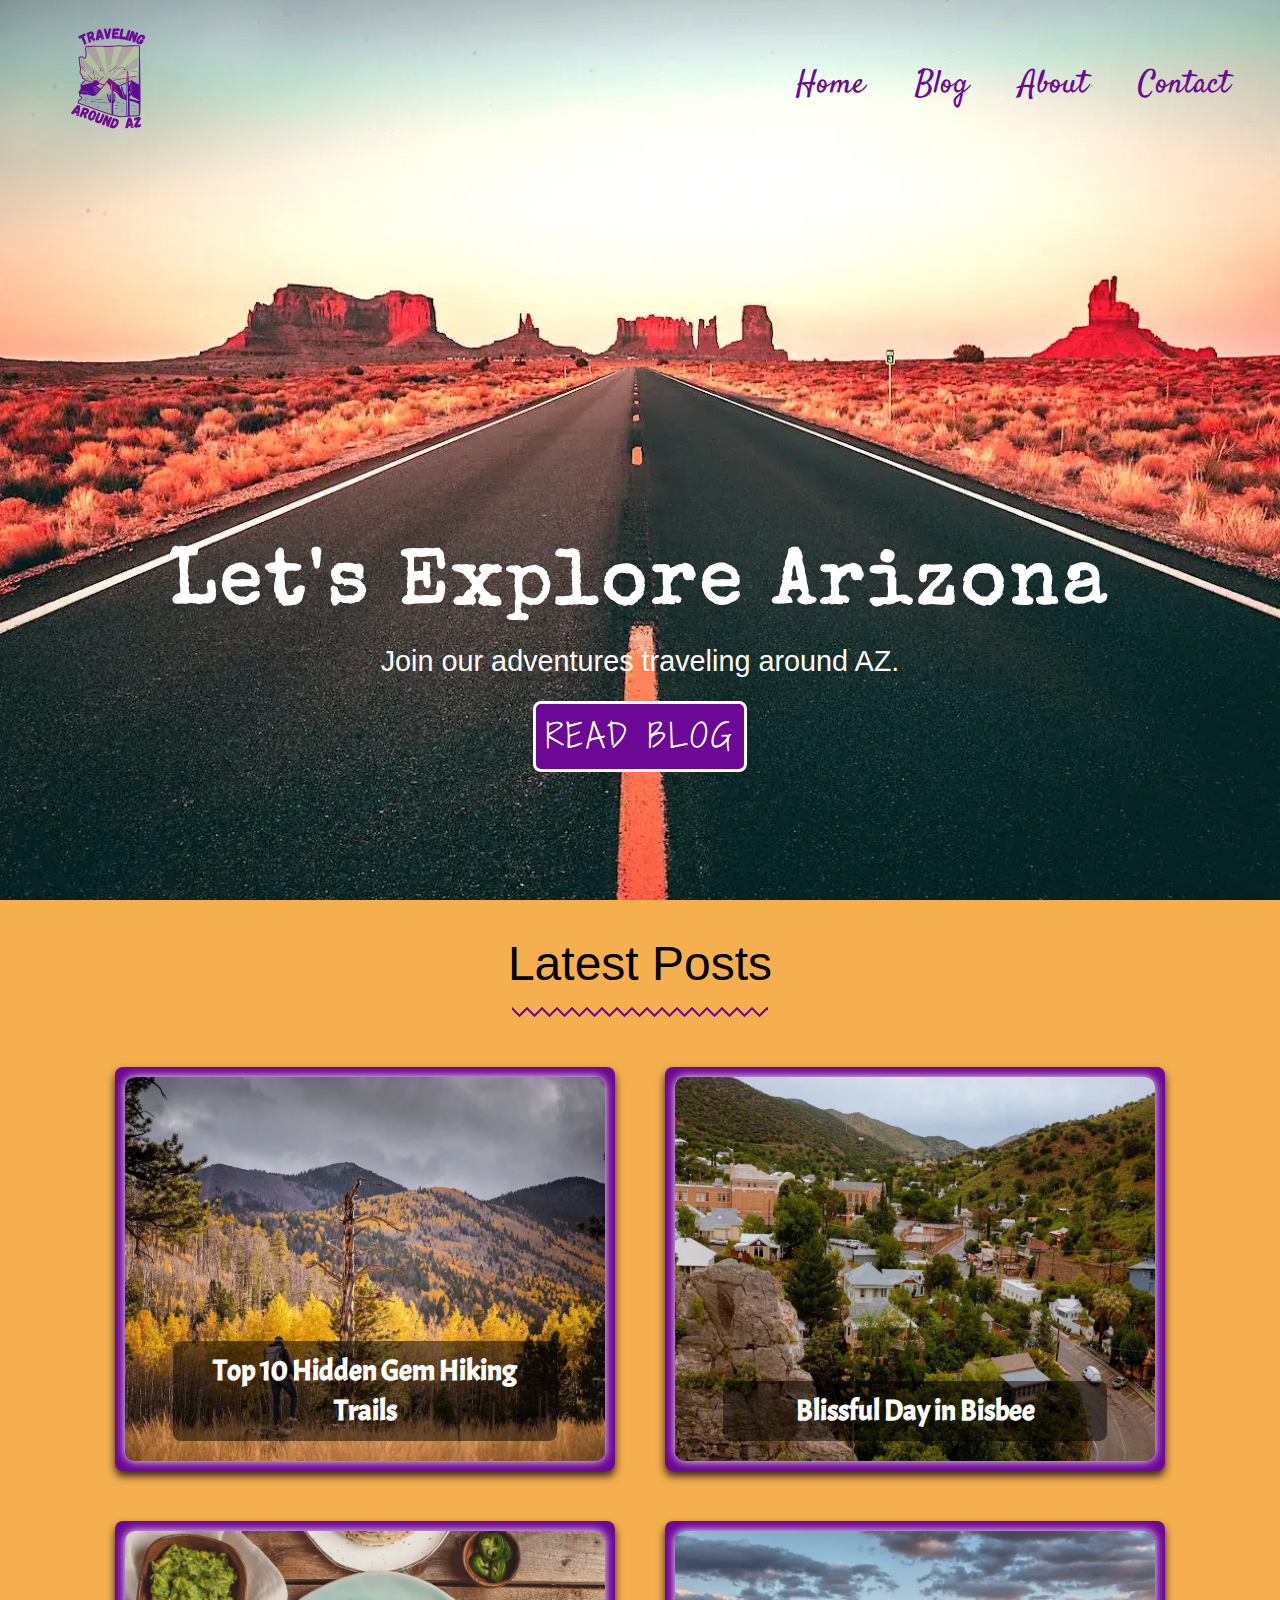
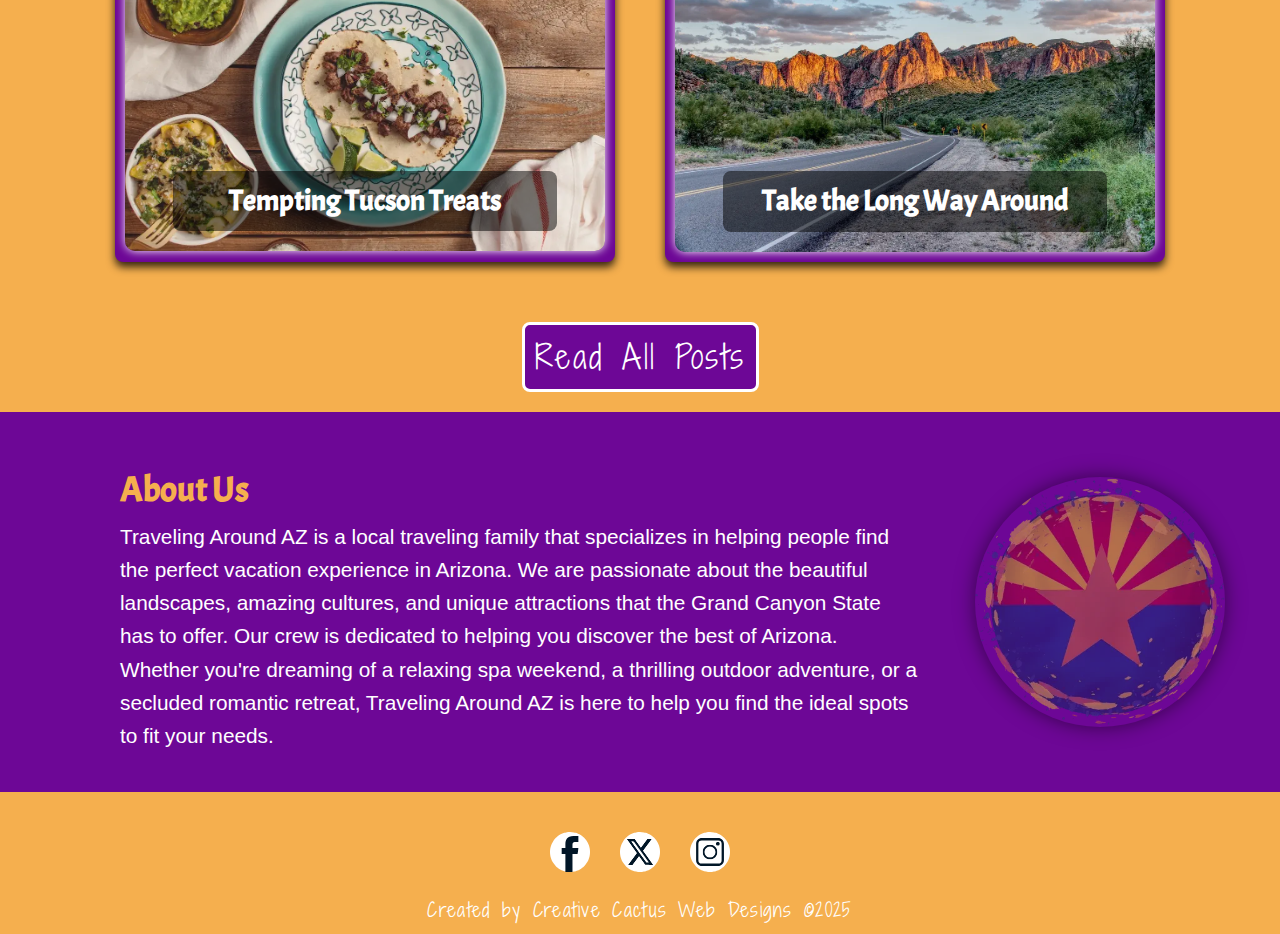
<file: index.html>
<!DOCTYPE html>
<html lang="en">
<head>
  <meta charset="UTF-8">
  <meta name="viewport" content="width=device-width, initial-scale=1.0">
  <meta name="description" content="Explore the diverse beauty, magical landscapers, and culinary delights of Arizona through this travel blog. Discover the best places to visit, eat, and explore in and around Arizona. Plan your next adventure with this comprehensive az travel guide.">
  <meta name="keywords" content="Arizona travel, Arizona road trips, best places in Arizona, Grand Canyon, Sedona hikes, Phoenix attractions, Tucson food, Arizona adventure">
  <meta name="author" content="Traveling Around AZ">
  <meta name="robots" content="index, follow">
  <meta property="og:title" content="Discover Arizona’s Hidden Gems | Traveling Around AZ">
  <meta property="og:description" content="Explore the beauty of Arizona with expert travel guides, top destinations, and insider tips for your next adventure.">
  <meta property="og:type" content="website">
  <meta property="og:url" content="https://www.travelingaroundaz.com/" />
  <meta property="og:image" content="">
  <meta property="og:site_name" content="Traveling Around AZ">
  <title>Traveling Around AZ</title>
  <link rel="icon" type="image/svg+xml" href="assets/images/traveling-around-az-favicon.svg">
  <link rel="stylesheet" href="css/global.css">
  <link rel="stylesheet" href="css/home.css">
  <link rel="canonical" href="https://www.travelingaroundaz.com/" />

  <!-- Google tag (gtag.js) -->
  <script async src="https://www.googletagmanager.com/gtag/js?id=G-XJP35VPE9Z"></script>
  <script>
    window.dataLayer = window.dataLayer || [];
    function gtag(){dataLayer.push(arguments);}
    gtag('js', new Date());

    gtag('config', 'G-XJP35VPE9Z');
  </script>
</head>

<body>

  <header class="hero">
    <nav class="navbar">
      <div class="logo">
        <a href="index.html"><img src="assets/images/Traveling-Around-AZ-Logo.webp" alt="Traveling Around AZ logo"></a>
      </div>
      <ul class="nav-links">
        <li><a href="index.html">Home</a></li>
        <li><a href="blog.html">Blog</a></li>
        <li><a href="about.html">About</a></li>
        <li><a href="contact.html">Contact</a></li>
      </ul>
      <div class="hamburger">
        <span class="bar"></span>
        <span class="bar"></span>
        <span class="bar"></span>
      </div>
    </nav>
    <div class="hero-content">
      <h1>Let's Explore Arizona</h1>
      <p>Join our adventures traveling around AZ.</p>
      <a href="blog.html" class="cta-button">READ BLOG</a>
    </div>
  </header>
  
  <section class="latest-posts">
    <p class="latest-posts-p">Latest Posts</p>
  </section>

  <section class="blog-list">
    <div class="blog-post one">
      <a href="hidden-hiking-trails.html" class="blog-link">
        <img src="assets/images/hiking.webp" alt="hiker in Flagstaff surrounded by colorful trees">
        <h2>Top 10 Hidden Gem Hiking Trails</h2>
      </a>
    </div>
    <div class="blog-post two">
      <a href="blissful-bisbee.html" class="blog-link">
        <img src="assets/images/Bisbee.webp" alt="scenic view of Bisbee, Arizona">
        <h2>Blissful Day in Bisbee</h2>
      </a>
    </div>
    <div class="blog-post three">
      <a href="tempting-tucson-treats.html" class="blog-link">
        <img src="assets/images/tucson-food.webp" alt="carne asada tacos and assorted toppings">
        <h2>Tempting Tucson Treats</h2>
      </a>
    </div>
    <div class="blog-post four">
      <a href="long-way-around.html" class="blog-link">
        <img src="assets/images/scenic-az-road.webp" alt="scenic road winding through Arizona">
        <h2>Take the Long Way Around</h2>
      </a>
    </div>
  </section>

  <section class="all-posts-button">
    <a href="blog.html">Read All Posts</a>
  </section>

  <section class="about-section">
    <div class="about-container">  
      <h2><a href="about.html">About Us</a></h2>
      <p>Traveling Around AZ is a local traveling family that specializes in helping people find the perfect vacation experience in Arizona. We are passionate about the beautiful landscapes, amazing cultures, and unique attractions that the Grand Canyon State has to offer. Our crew is dedicated to helping you discover the best of Arizona. Whether you're dreaming of a relaxing spa weekend, a thrilling outdoor adventure, or a secluded romantic retreat, Traveling Around AZ is here to help you find the ideal spots to fit your needs.</p>
    </div>

    <div class="az-flag">
      <img src="assets/images/circle-flag.webp" alt="circular image with Arizona flag">
    </div>
  </section>

  <footer class="footer">
    <div class="social-links">
      <a href="https://www.facebook.com" aria-label="Follow us on Facebook" rel="nofollow noopener noreferrer" target="_blank" class="social-icon facebook-icon"></a>
      <a href="https://www.twitter.com" aria-label="Follow us on Twitter" rel="nofollow noopener noreferrer" target="_blank" class="social-icon twitter-icon"></a>
      <a href="https://www.instagram.com" aria-label="Follow us on Instagram" rel="nofollow noopener noreferrer" target="_blank" class="social-icon instagram-icon"></a>
    </div>
    <p class="created">Created by <a href="https://www.creativecactuswebdesigns.com">Creative Cactus Web Designs</a> &copy2025</p>
  </footer>

  <script src="script.js"></script>  

</body>

</html>
</file>
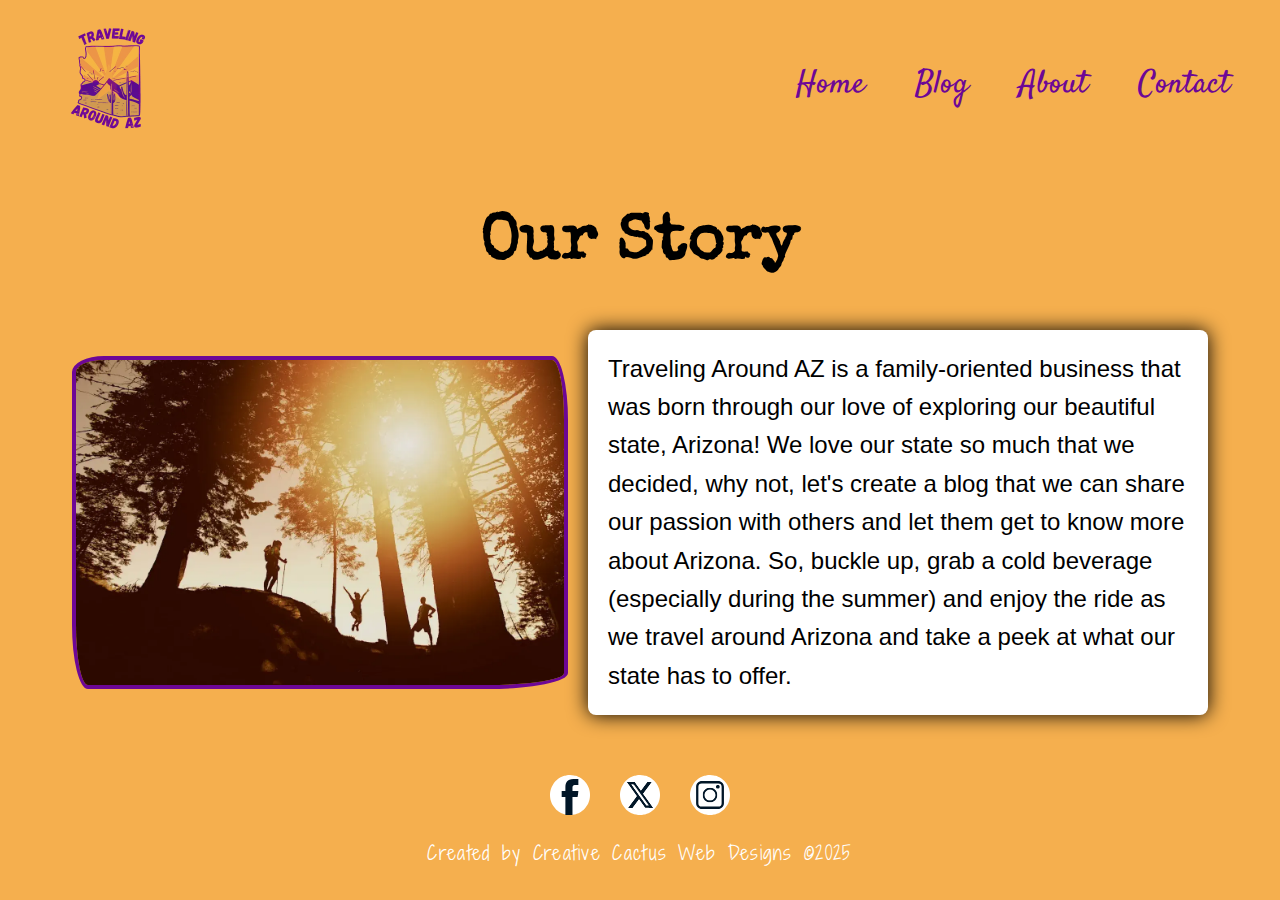
<file: about.html>
<!DOCTYPE html>
<html lang="en">
<head>
  <meta charset="UTF-8">
  <meta name="viewport" content="width=device-width, initial-scale=1.0">
  <meta name="description" content="Learn about Traveling Around AZ, a passionate travel blog dedicated to uncovering Arizona’s hidden gems, historic sites, and breathtaking landscapes. Get to know the team behind the adventure.">
  <meta name="keywords" content="Arizona travel blog, about Traveling Around AZ, meet the team, Arizona adventures, travel storytelling, best places in Arizona, Arizona destinations">
  <meta name="author" content="Traveling Around AZ">
  <meta name="robots" content="index, follow">
  <meta property="og:title" content="About Us | Traveling Around AZ">
  <meta property="og:description" content="Discover the story behind Traveling Around AZ, a travel blog dedicated to exploring the beauty and culture of Arizona. Learn more about our passion for adventure.">
  <meta property="og:type" content="website">
  <meta property="og:url" content="https://www.travelingaroundaz.com/about.html" />
  <meta property="og:image" content="">
  <meta property="og:site_name" content="Traveling Around AZ">
  <title>Our Story & Passion for Arizona Travel | About Traveling Around AZ</title>
  <link rel="icon" type="image/svg+xml" href="assets/images/traveling-around-az-favicon.svg">
  <link rel="stylesheet" href="css/global.css">
  <link rel="stylesheet" href="css/about.css">
  <link rel="canonical" href="https://www.travelingaroundaz.com/about.html" />

  <!-- Google tag (gtag.js) -->
  <script async src="https://www.googletagmanager.com/gtag/js?id=G-XJP35VPE9Z"></script>
  <script>
    window.dataLayer = window.dataLayer || [];
    function gtag(){dataLayer.push(arguments);}
    gtag('js', new Date());

    gtag('config', 'G-XJP35VPE9Z');
  </script>
</head>

<body>

  <header>
    <nav class="navbar">
      <div class="logo">
        <a href="index.html"><img src="assets/images/Traveling-Around-AZ-Logo.webp" alt="Traveling Around AZ logo"></a>
      </div>
      <ul class="nav-links">
        <li><a href="index.html">Home</a></li>
        <li><a href="blog.html">Blog</a></li>
        <li><a href="about.html">About</a></li>
        <li><a href="contact.html">Contact</a></li>
      </ul>
      <div class="hamburger">
        <span class="bar"></span>
        <span class="bar"></span>
        <span class="bar"></span>
      </div>
    </nav>
  </header>

  <main class="mainAbout">
    <h1>Our Story</h1>
      <div class="about-us">
        <img class="aboutImg" src="assets/images/aboutUs.webp" alt="shadow of family at sunset within tall pine trees">
        <p>Traveling Around AZ is a family-oriented business that was born through our love of exploring our beautiful state, Arizona! We love our state so much that we decided, why not, let's create a blog that we can share our passion with others and let them get to know more about Arizona. So, buckle up, grab a cold beverage (especially during the summer) and enjoy the ride as we travel around Arizona and take a peek at what our state has to offer.</p>
      </div>
  </main>

  <footer class="footer">
    <div class="social-links">
      <a href="https://www.facebook.com" aria-label="Follow us on Facebook" rel="nofollow noopener noreferrer" target="_blank" class="social-icon facebook-icon"></a>
      <a href="https://www.twitter.com" aria-label="Follow us on Twitter" rel="nofollow noopener noreferrer" target="_blank" class="social-icon twitter-icon"></a>
      <a href="https://www.instagram.com" aria-label="Follow us on Instagram" rel="nofollow noopener noreferrer" target="_blank" class="social-icon instagram-icon"></a>
    </div>
    <p class="created">Created by <a href="https://www.creativecactuswebdesigns.com">Creative Cactus Web Designs</a> &copy2025</p>
  </footer>
  
  <script src="script.js"></script>

</body>

</html>
</file>
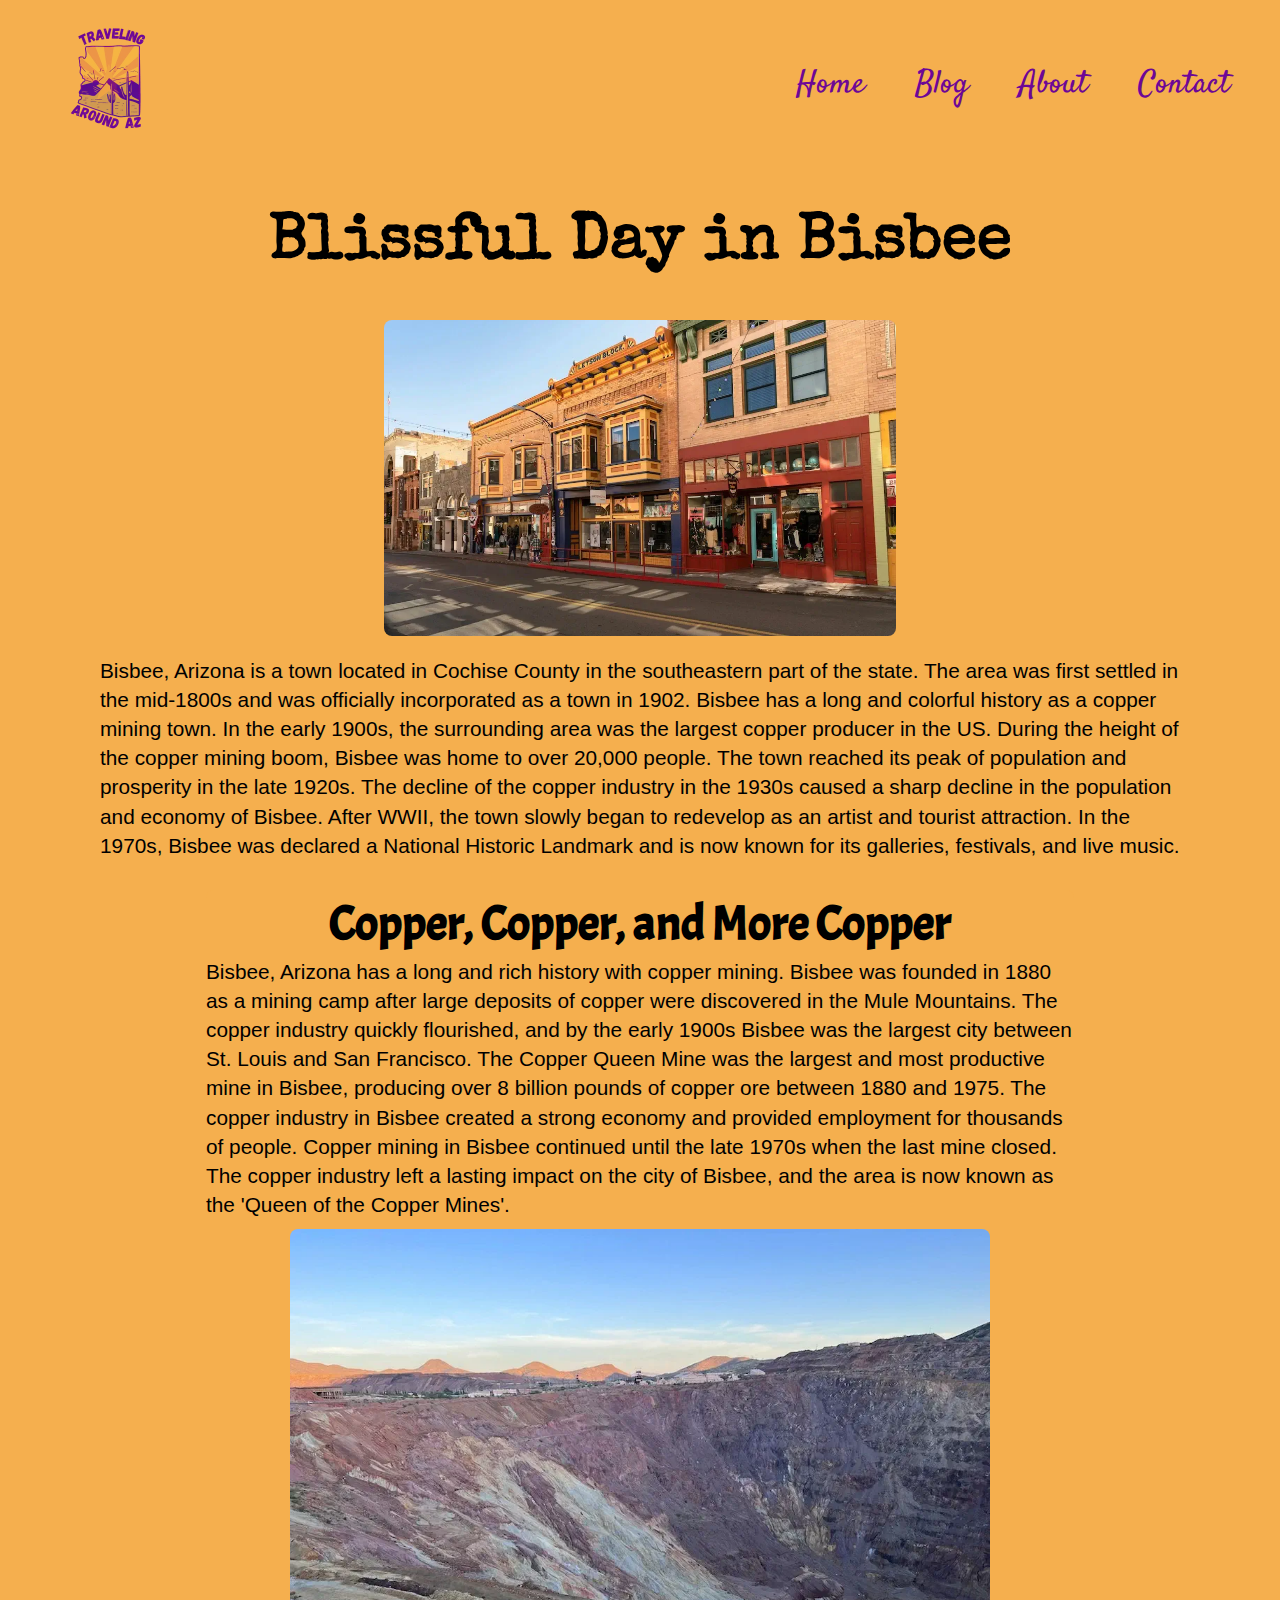
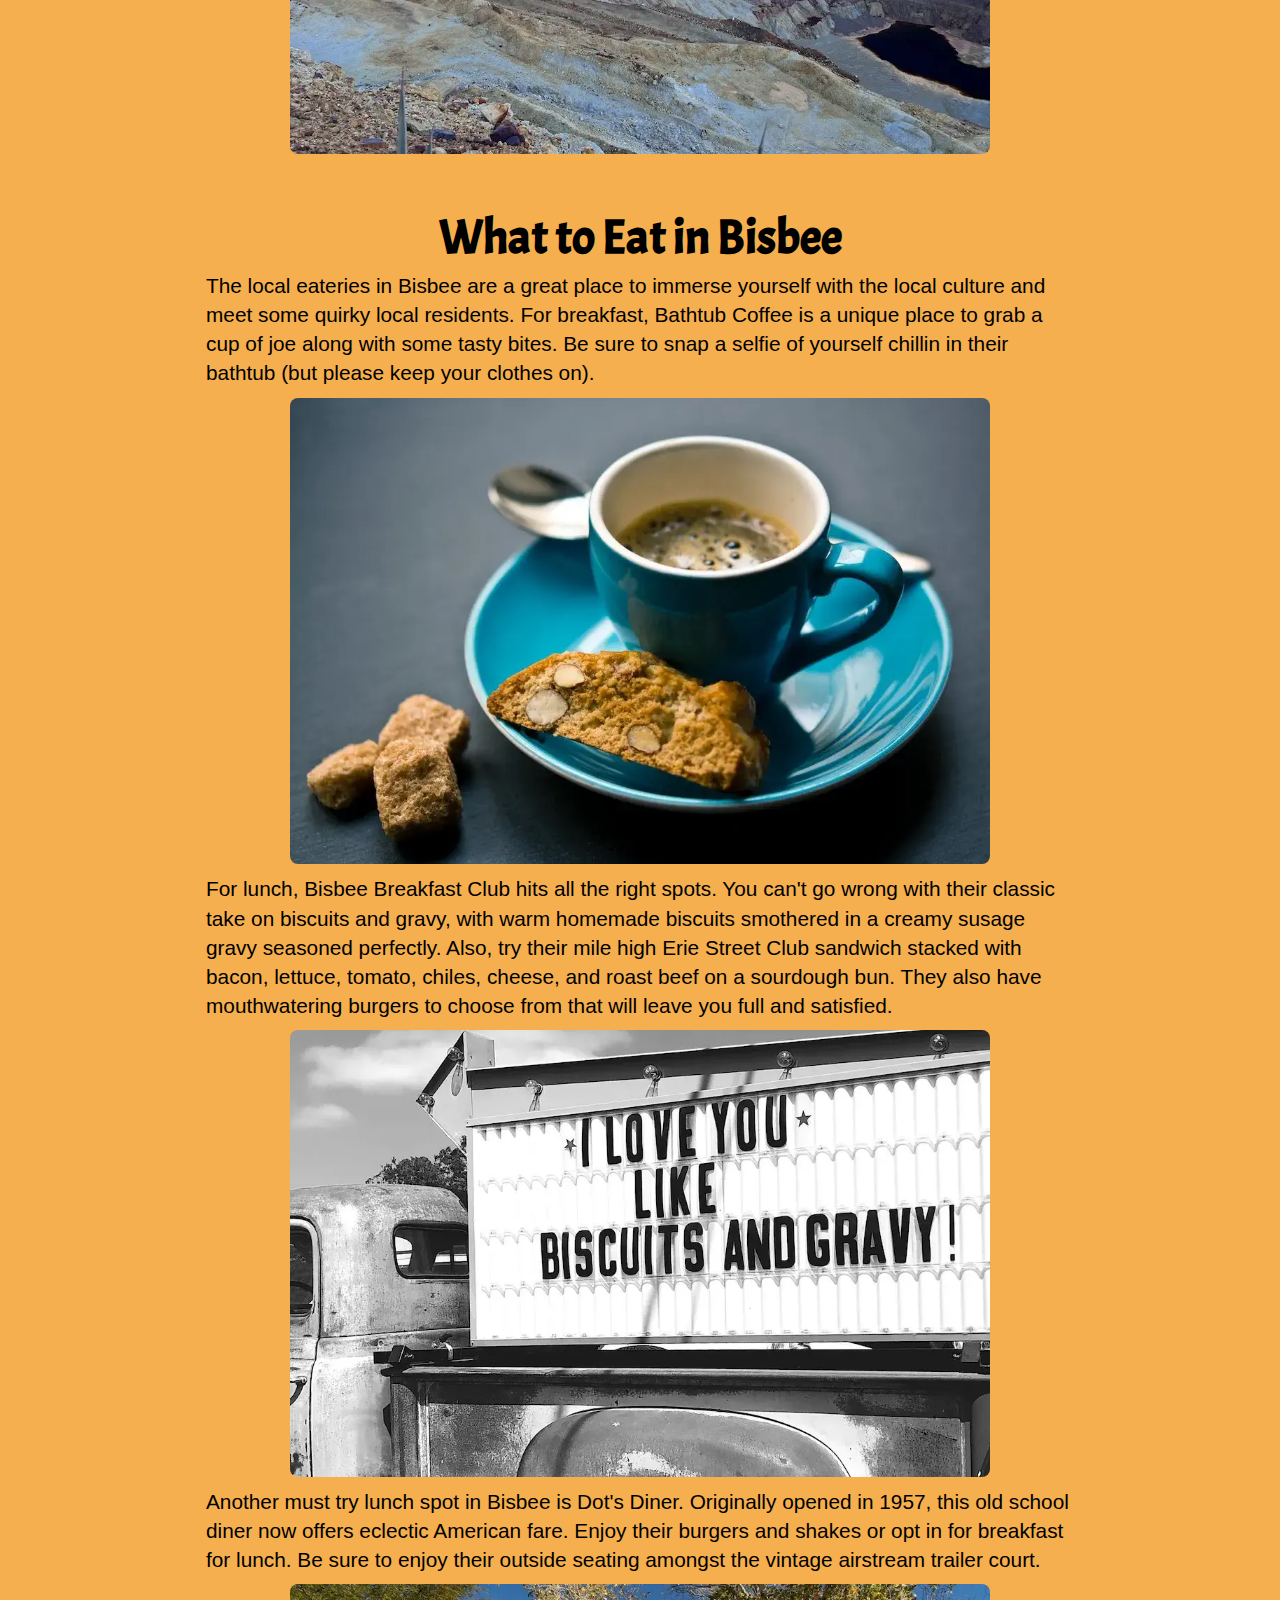
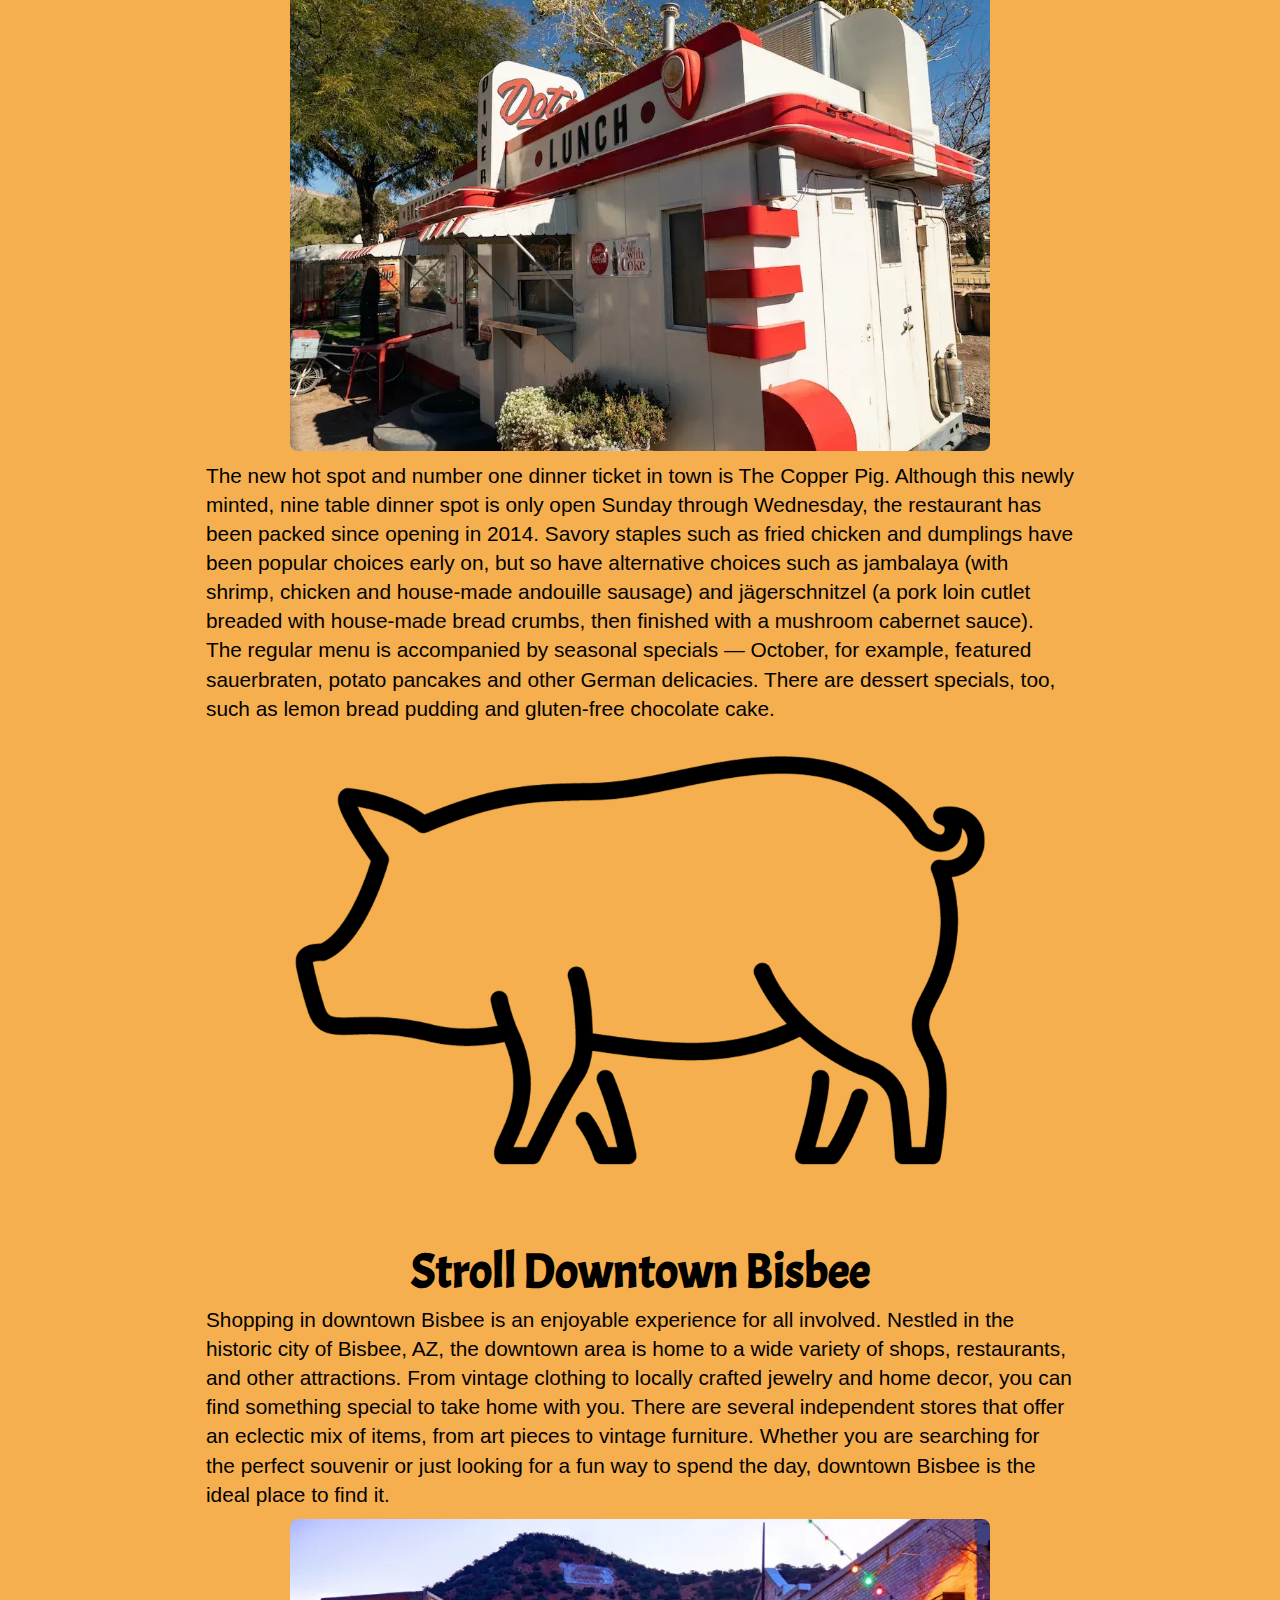
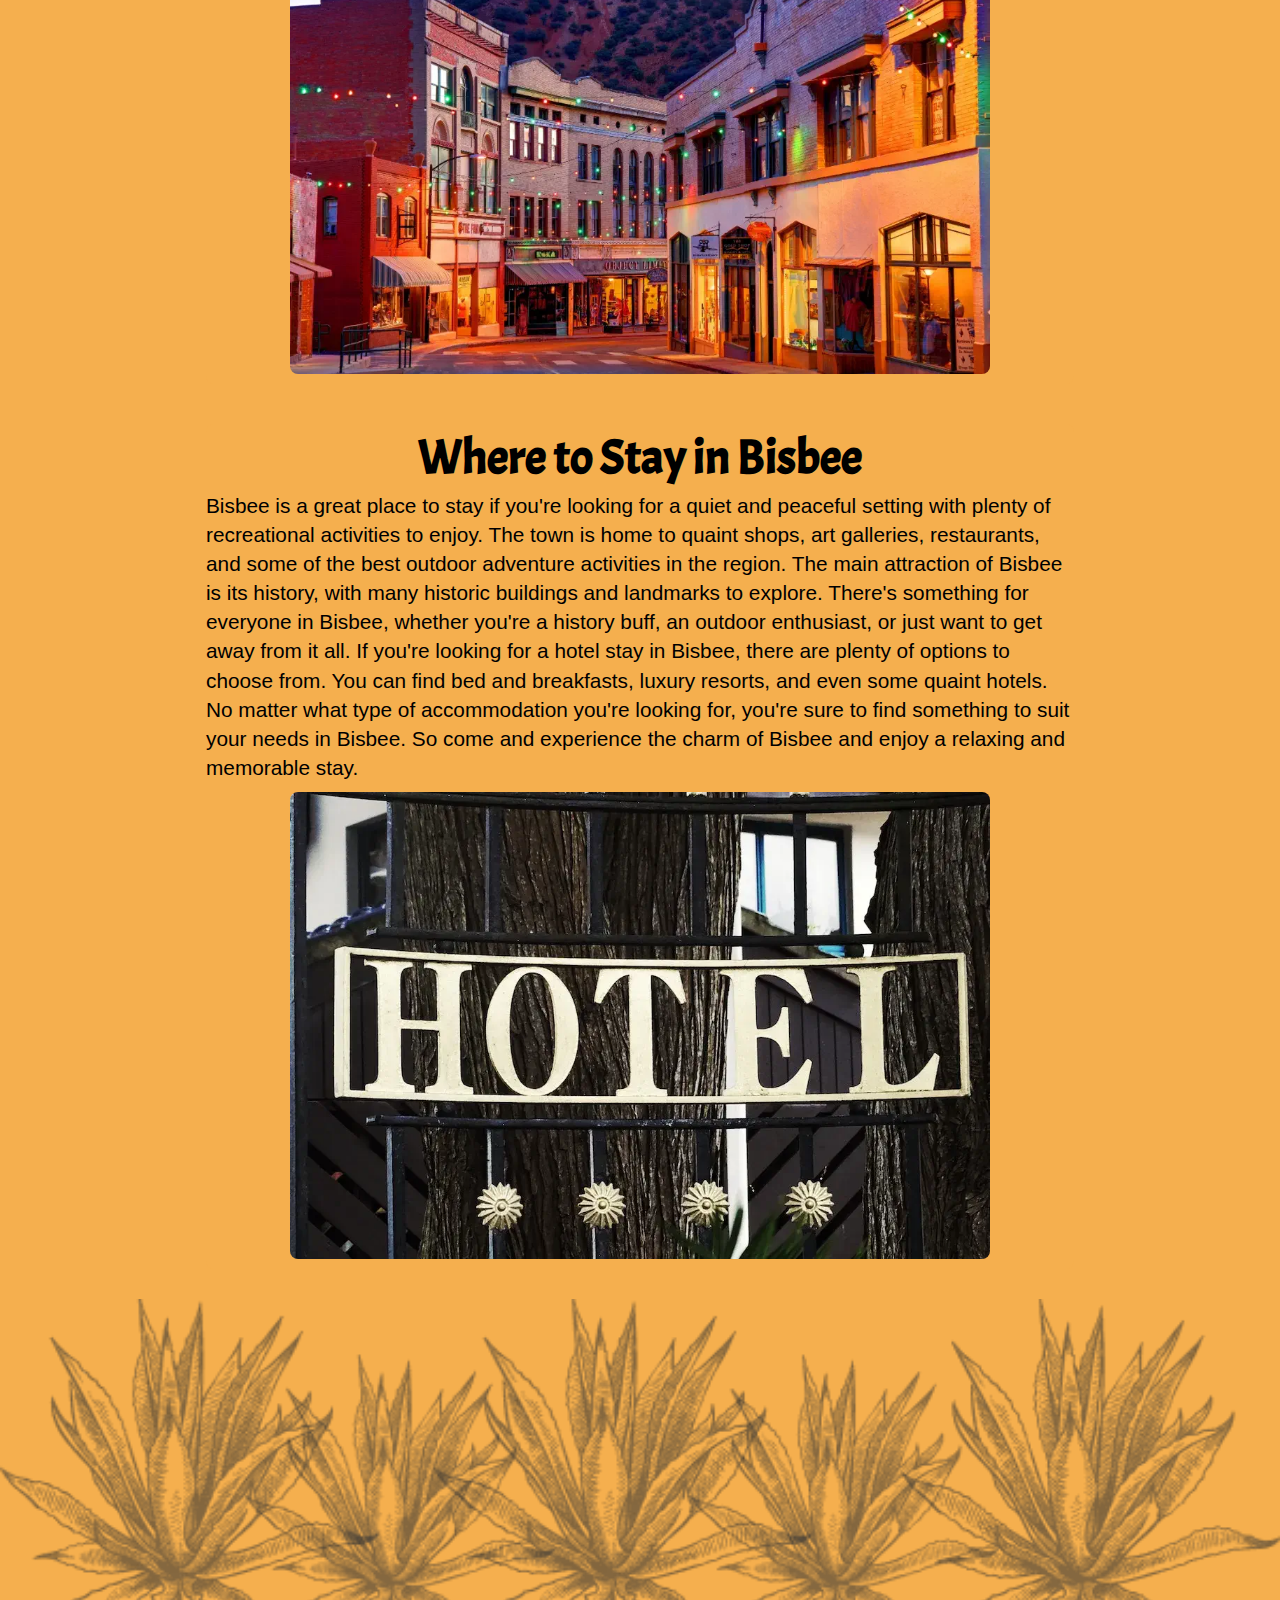
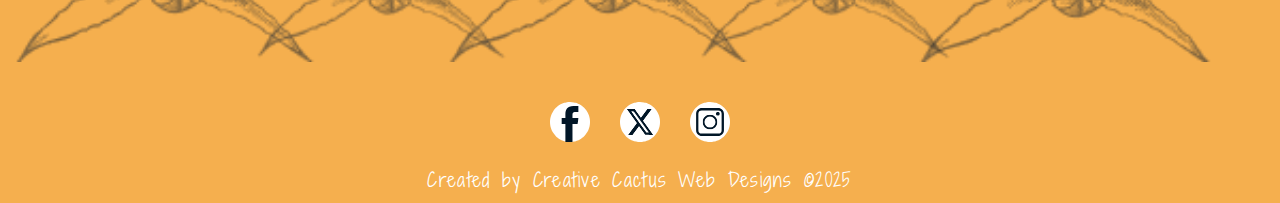
<file: blissful-bisbee.html>
<!DOCTYPE html>
<html lang="en">
<head>
  <meta charset="UTF-8">
  <meta name="viewport" content="width=device-width, initial-scale=1.0">
  <meta name="description" content="Spend a blissful day in Bisbee, Arizona—explore charming streets, unique shops, historic landmarks, and breathtaking mountain views.">
  <meta name="keywords" content="Bisbee Arizona, things to do in Bisbee, Bisbee day trip, Arizona small towns, historic Bisbee, Bisbee hiking, best restaurants in Bisbee">
  <meta name="author" content="Traveling Around AZ">
  <meta name="robots" content="index, follow">
  <meta property="og:title" content="A Blissful Day in Bisbee | Traveling Around AZ">
  <meta property="og:description" content="Explore the best of Bisbee, Arizona—from historic streets to art galleries, delicious eateries, and stunning desert landscapes.">
  <meta property="og:type" content="article">
  <meta property="og:url" content="https://www.travelingaroundaz.com/blissful-bisbee.html" />
  <meta property="og:image" content="">
  <meta property="og:site_name" content="Traveling Around AZ">
  <title>A Blissful Day in Bisbee | Discover Arizona’s Hidden Gem</title>
  <link rel="icon" type="image/svg+xml" href="assets/images/traveling-around-az-favicon.svg">
  <link rel="stylesheet" href="css/global.css">
  <link rel="stylesheet" href="css/blissful-bisbee.css">
  <link rel="canonical" href="https://www.travelingaroundaz.com/blissful-bisbee.html" />

  <!-- Google tag (gtag.js) -->
  <script async src="https://www.googletagmanager.com/gtag/js?id=G-XJP35VPE9Z"></script>
  <script>
    window.dataLayer = window.dataLayer || [];
    function gtag(){dataLayer.push(arguments);}
    gtag('js', new Date());

    gtag('config', 'G-XJP35VPE9Z');
  </script>
</head>

<body>

  <header>
    <nav class="navbar">
      <div class="logo">
        <a href="index.html"><img src="assets/images/Traveling-Around-AZ-Logo.webp" alt="Traveling Around AZ logo"></a>
      </div>
      <ul class="nav-links">
        <li><a href="index.html">Home</a></li>
        <li><a href="blog.html">Blog</a></li>
        <li><a href="about.html">About</a></li>
        <li><a href="contact.html">Contact</a></li>
      </ul>
      <div class="hamburger">
        <span class="bar"></span>
        <span class="bar"></span>
        <span class="bar"></span>
      </div>
    </nav>
  </header>
        
  <main class="main-blissful-bisbee-header">
    <h1>Blissful Day in Bisbee</h1>
  </main>

  <section class="blissful-bisbee-intro">
    <img src="assets/images/blissful-bisbee/bisbee1.webp" alt="view along main street in Bisbee, Arizona">
    <p>Bisbee, Arizona is a town located in Cochise County in the southeastern part of the state. The area was first settled in the mid-1800s and was officially incorporated as a town in 1902. Bisbee has a long and colorful history as a copper mining town. In the early 1900s, the surrounding area was the largest copper producer in the US. During the height of the copper mining boom, Bisbee was home to over 20,000 people. The town reached its peak of population and prosperity in the late 1920s. The decline of the copper industry in the 1930s caused a sharp decline in the population and economy of Bisbee. After WWII, the town slowly began to redevelop as an artist and tourist attraction. In the 1970s, Bisbee was declared a National Historic Landmark and is now known for its galleries, festivals, and live music.</p>
  </section>

  <div class="bisbee-container">
    <section class="blissful-bisbee-post">
      <h2>Copper, Copper, and More Copper</h2>
      <p>Bisbee, Arizona has a long and rich history with copper mining. Bisbee was founded in 1880 as a mining camp after large deposits of copper were discovered in the Mule Mountains. The copper industry quickly flourished, and by the early 1900s Bisbee was the largest city between St. Louis and San Francisco. The Copper Queen Mine was the largest and most productive mine in Bisbee, producing over 8 billion pounds of copper ore between 1880 and 1975. The copper industry in Bisbee created a strong economy and provided employment for thousands of people. Copper mining in Bisbee continued until the late 1970s when the last mine closed. The copper industry left a lasting impact on the city of Bisbee, and the area is now known as the 'Queen of the Copper Mines'.</p>
      <img src="assets/images/blissful-bisbee/bisbee2.webp" alt="View of an old copper min in Bisbee">
    </section>

    <section class="blissful-bisbee-post">
      <h2>What to Eat in Bisbee</h2>
      <p>The local eateries in Bisbee are a great place to immerse yourself with the local culture and meet some quirky local residents. For breakfast, Bathtub Coffee is a unique place to grab a cup of joe along with some tasty bites. Be sure to snap a selfie of yourself chillin in their bathtub (but please keep your clothes on).</p>
      <img src="assets/images/blissful-bisbee/cupofcoffee.webp" alt="cup of coffee">
      <p>For lunch, Bisbee Breakfast Club hits all the right spots. You can't go wrong with their classic take on biscuits and gravy, with warm homemade biscuits smothered in a creamy susage gravy seasoned perfectly. Also, try their mile high Erie Street Club sandwich stacked with bacon, lettuce, tomato, chiles, cheese, and roast beef on a sourdough bun. They also have mouthwatering burgers to choose from that will leave you full and satisfied.</p>
      <img src="assets/images/blissful-bisbee/bisbee3.webp" alt="Vintage sign reading 'I Love Biscuits and Gravy'">
      <p>Another must try lunch spot in Bisbee is Dot's Diner. Originally opened in 1957, this old school diner now offers eclectic American fare. Enjoy their burgers and shakes or opt in for breakfast for lunch. Be sure to enjoy their outside seating amongst the vintage airstream trailer court.</p>
      <img src="assets/images/blissful-bisbee/bisbee4.webp" alt="View of Dot's Diner restaurant">
      <p>The new hot spot and number one dinner ticket in town is The Copper Pig. Although this newly minted, nine table dinner spot is only open Sunday through Wednesday, the restaurant has been packed since opening in 2014. Savory staples such as fried chicken and dumplings have been popular choices early on, but so have alternative choices such as jambalaya (with shrimp, chicken and house-made andouille sausage) and jägerschnitzel (a pork loin cutlet breaded with house-made bread crumbs, then finished with a mushroom cabernet sauce). The regular menu is accompanied by seasonal specials — October, for example, featured sauerbraten, potato pancakes and other German delicacies. There are dessert specials, too, such as lemon bread pudding and gluten-free chocolate cake.</p>
      <img class="noborder" src="assets/images/blissful-bisbee/bisbee5.webp" alt="outline of a pig">
    </section>

    <section class="blissful-bisbee-post">
      <h2>Stroll Downtown Bisbee</h2>
      <p>Shopping in downtown Bisbee is an enjoyable experience for all involved. Nestled in the historic city of Bisbee, AZ, the downtown area is home to a wide variety of shops, restaurants, and other attractions. From vintage clothing to locally crafted jewelry and home decor, you can find something special to take home with you. There are several independent stores that offer an eclectic mix of items, from art pieces to vintage furniture. Whether you are searching for the perfect souvenir or just looking for a fun way to spend the day, downtown Bisbee is the ideal place to find it.</p>
      <img src="assets/images/blissful-bisbee/bisbee6.webp" alt="Downtown Bisbee">
    </section>

    <section class="blissful-bisbee-post">
      <h2>Where to Stay in Bisbee</h2>
      <p>Bisbee is a great place to stay if you're looking for a quiet and peaceful setting with plenty of recreational activities to enjoy. The town is home to quaint shops, art galleries, restaurants, and some of the best outdoor adventure activities in the region. The main attraction of Bisbee is its history, with many historic buildings and landmarks to explore. There's something for everyone in Bisbee, whether you're a history buff, an outdoor enthusiast, or just want to get away from it all. If you're looking for a hotel stay in Bisbee, there are plenty of options to choose from. You can find bed and breakfasts, luxury resorts, and even some quaint hotels. No matter what type of accommodation you're looking for, you're sure to find something to suit your needs in Bisbee. So come and experience the charm of Bisbee and enjoy a relaxing and memorable stay.</p>
      <img src="assets/images/blissful-bisbee/bisbee7.webp" alt="">
    </section>
  </div>
  
  <section class="footer-image">
    <img src="assets/images/blissful-bisbee/bisbee-footer-image.webp" alt="silhouette of Arizona desert landscape">
  </section>

  <footer class="footer">
    <div class="social-links">
      <a href="https://www.facebook.com" aria-label="Follow us on Facebook" rel="nofollow noopener noreferrer" target="_blank" class="social-icon facebook-icon"></a>
      <a href="https://www.twitter.com" aria-label="Follow us on Twitter" rel="nofollow noopener noreferrer" target="_blank" class="social-icon twitter-icon"></a>
      <a href="https://www.instagram.com" aria-label="Follow us on Instagram" rel="nofollow noopener noreferrer" target="_blank" class="social-icon instagram-icon"></a>
    </div>
      <p class="created">Created by <a href="https://www.creativecactuswebdesigns.com">Creative Cactus Web Designs</a> &copy2025</p>
  </footer>
        
  <script src="script.js"></script>

</body>

</html>
</file>
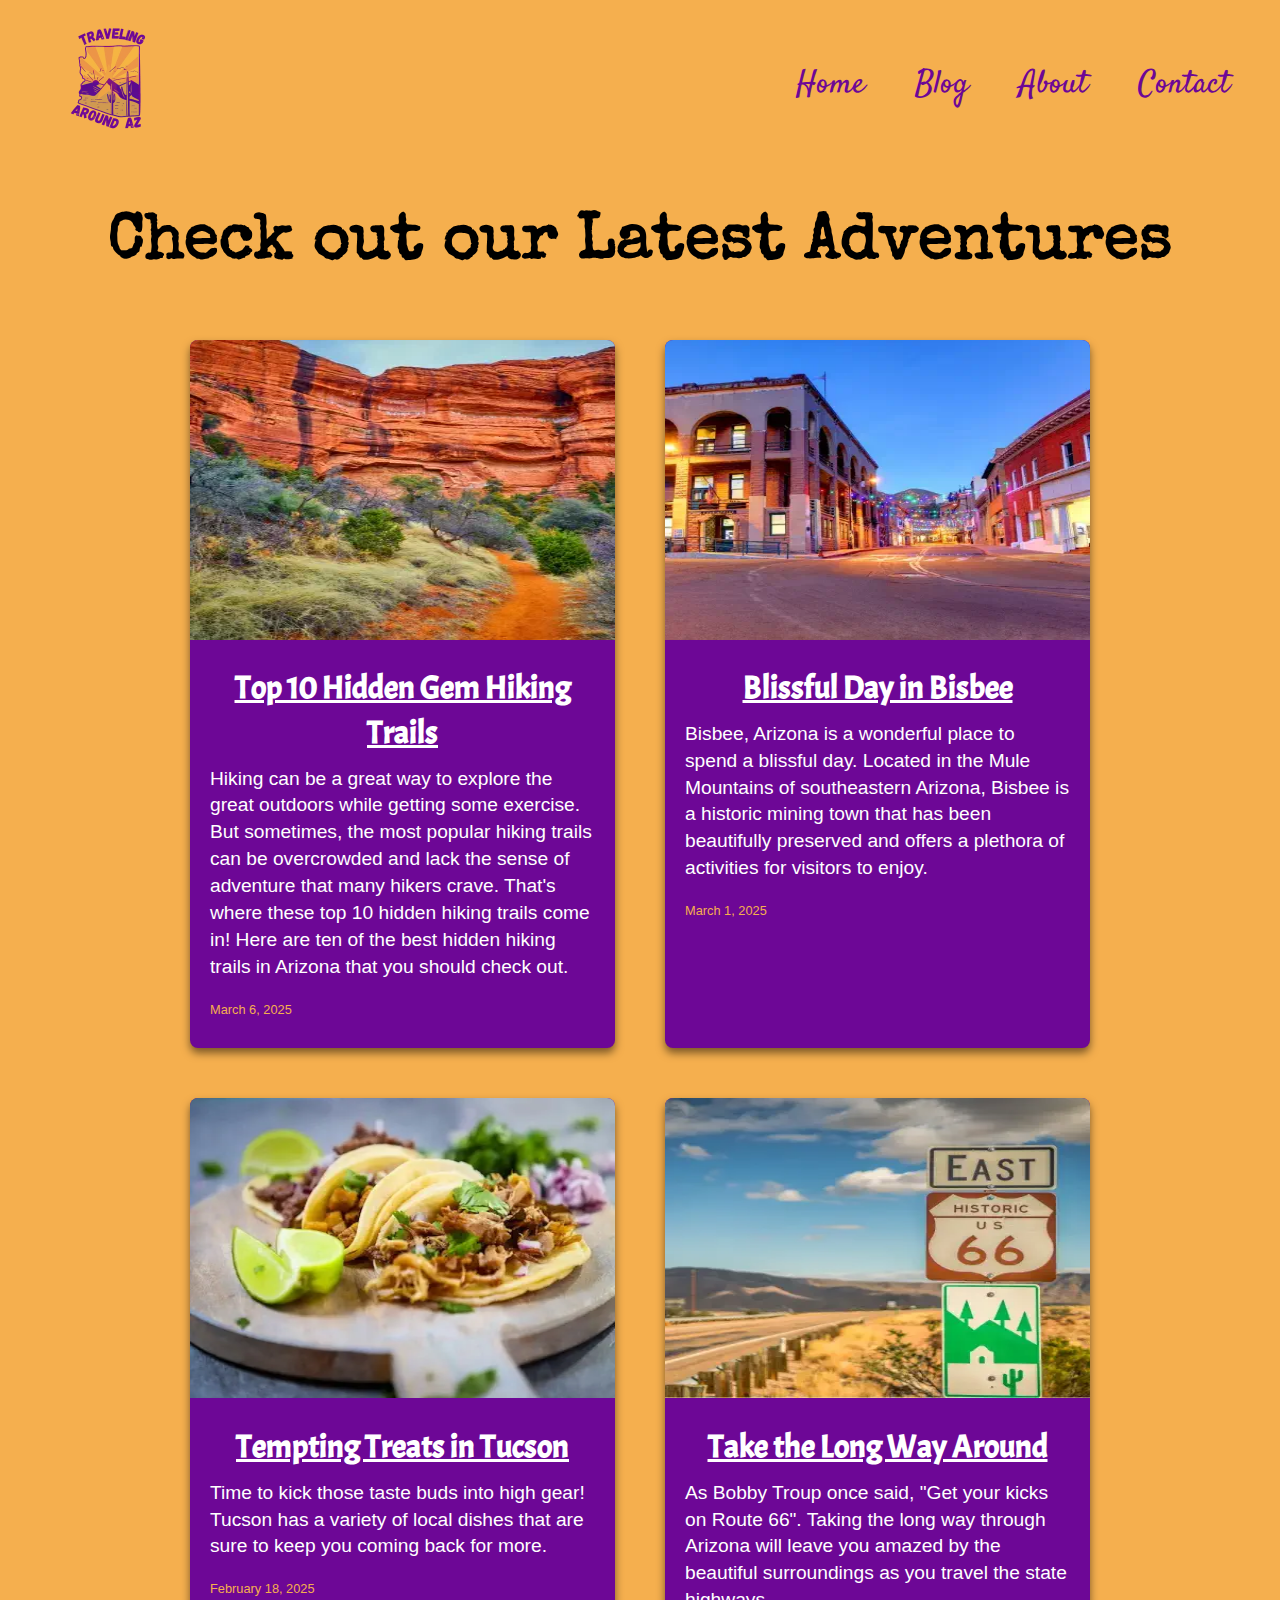
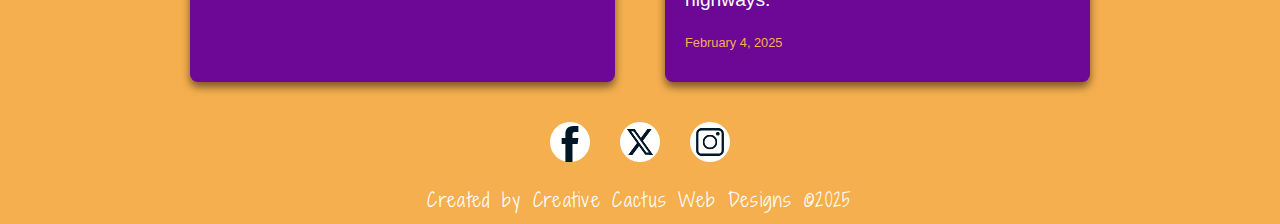
<file: blog.html>
<!DOCTYPE html>
<html lang="en">
<head>
  <meta charset="UTF-8">
  <meta name="viewport" content="width=device-width, initial-scale=1.0">
  <meta name="description" content="Uncover Arizona’s hidden gems, breathtaking landscapes, and best-kept travel secrets. Your ultimate guide to road trips, local cuisine, and must-visit destinations in the Grand Canyon State.">
  <meta name="keywords" content="Arizona travel blog, best places to visit in Arizona, Arizona road trips, Sedona hikes, Phoenix attractions, Grand Canyon tips, Tucson food scene, hidden gems in Arizona">
  <meta name="author" content="Traveling Around AZ">
  <meta name="robots" content="index, follow">
  <meta property="og:title" content="Discover Arizona’s Hidden Gems | Traveling Around AZ">
  <meta property="og:description" content="Uncover Arizona’s hidden gems, top destinations, and expert travel tips for an unforgettable adventure.">
  <meta property="og:type" content="website">
  <meta property="og:url" content="https://www.travelingaroundaz.com/blog.html" />
  <meta property="og:image" content="">
  <meta property="og:site_name" content="Traveling Around AZ">
  <title>Your Ultimate Arizona Travel Guide | Hidden Gems, Local Eats, Hikes & Road Trips</title>
  <link rel="icon" type="image/svg+xml" href="assets/images/traveling-around-az-favicon.svg">
  <link rel="stylesheet" href="css/global.css">
  <link rel="stylesheet" href="css/blog.css">
  <link rel="canonical" href="https://www.travelingaroundaz.com/blog.html" />

  <!-- Google tag (gtag.js) -->
  <script async src="https://www.googletagmanager.com/gtag/js?id=G-XJP35VPE9Z"></script>
  <script>
    window.dataLayer = window.dataLayer || [];
    function gtag(){dataLayer.push(arguments);}
    gtag('js', new Date());

    gtag('config', 'G-XJP35VPE9Z');
  </script>
</head>

<body>

  <header>
    <nav class="navbar">
      <div class="logo">
        <a href="index.html"><img src="assets/images/Traveling-Around-AZ-Logo.webp" alt="Traveling Around AZ logo"></a>
      </div>
      <ul class="nav-links">
        <li><a href="index.html">Home</a></li>
        <li><a href="blog.html">Blog</a></li>
        <li><a href="about.html">About</a></li>
        <li><a href="contact.html">Contact</a></li>
      </ul>
      <div class="hamburger">
        <span class="bar"></span>
        <span class="bar"></span>
        <span class="bar"></span>
      </div>
    </nav>
  </header>

  <main class="main-blog-header">
    <h1>Check out our Latest Adventures</h1>
  </main>  
  
  <section>
    <div class="card-container">
      <a href="hidden-hiking-trails.html" class="card">
        <img src="assets/images/hiking-thumbnail.webp" alt="scenic view of sedona mountains">
        <div class="card-content">
          <h2>Top 10 Hidden Gem Hiking Trails</h2>
          <p>Hiking can be a great way to explore the great outdoors while getting some exercise. But sometimes, the most popular hiking trails can be overcrowded and lack the sense of adventure that many hikers crave. That's where these top 10 hidden hiking trails come in! Here are ten of the best hidden hiking trails in Arizona that you should check out.</p>
          <div class="date">March 6, 2025</div>
        </div>
      </a>

      <a href="blissful-bisbee.html" class="card">
        <img src="assets/images/bisbee-thumbnail.webp" alt="street view of downtown Bisbee, Arizona">
        <div class="card-content">
          <h2>Blissful Day in Bisbee</h2>
          <p>Bisbee, Arizona is a wonderful place to spend a blissful day. Located in the Mule Mountains of southeastern Arizona, Bisbee is a historic mining town that has been beautifully preserved and offers a plethora of activities for visitors to enjoy.</p>
          <div class="date">March 1, 2025</div>
        </div>
      </a>

      <a href="tempting-tucson-treats.html" class="card">
        <img src="assets/images/mainBlogTucsonFood.webp" alt="street taco plate in Tucson, AZ">
        <div class="card-content">
          <h2>Tempting Treats in Tucson</h2>
          <p>Time to kick those taste buds into high gear! Tucson has a variety of local dishes that are sure to keep you coming back for more.</p>
          <div class="date">February 18, 2025</div>
        </div>
      </a>

      <a href="long-way-around.html" class="card">
        <img src="assets/images/long-way-thumbnail.webp" alt="Route 66 Highway view">
        <div class="card-content">
          <h2>Take the Long Way Around</h2>
          <p>As Bobby Troup once said, "Get your kicks on Route 66". Taking the long way through Arizona will leave you amazed by the beautiful surroundings as you travel the state highways.</p>
          <div class="date">February 4, 2025</div>
        </div>
      </a>
    </div>
  </section>

  <footer class="footer">
    <div class="social-links">
      <a href="https://www.facebook.com" aria-label="Follow us on Facebook" rel="nofollow noopener noreferrer" target="_blank" class="social-icon facebook-icon"></a>
      <a href="https://www.twitter.com" aria-label="Follow us on Twitter" rel="nofollow noopener noreferrer" target="_blank" class="social-icon twitter-icon"></a>
      <a href="https://www.instagram.com" aria-label="Follow us on Instagram" rel="nofollow noopener noreferrer" target="_blank" class="social-icon instagram-icon"></a>
    </div>
      <p class="created">Created by <a href="https://www.creativecactuswebdesigns.com">Creative Cactus Web Designs</a> &copy2025</p>
  </footer>

  <script src="script.js"></script>

</body>

</html>
</file>
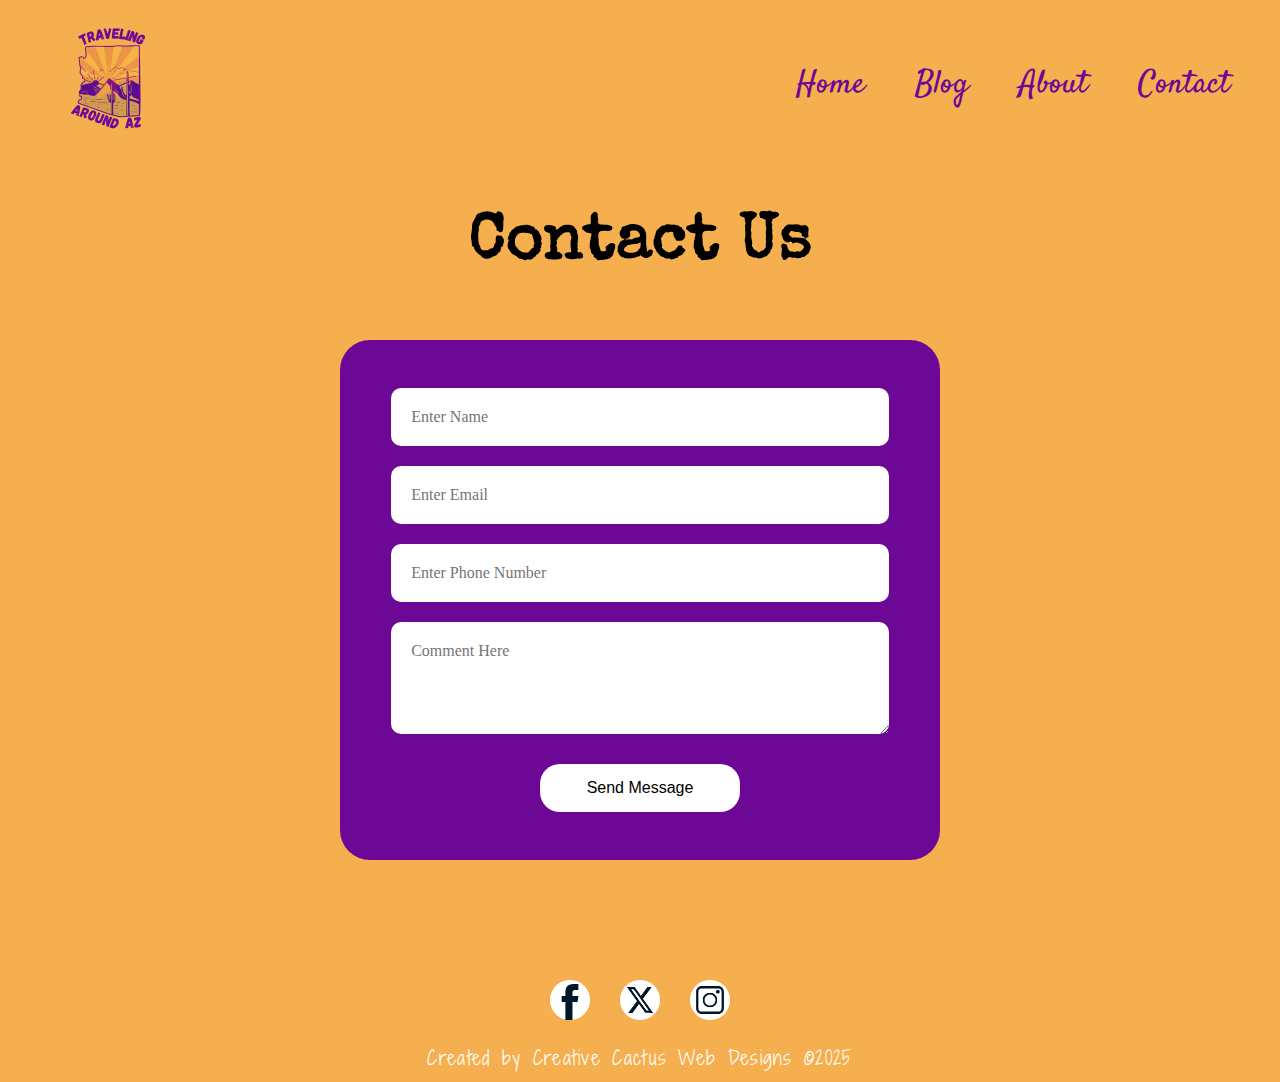
<file: contact.html>
<!DOCTYPE html>
<html lang="en">
<head>
  <meta charset="UTF-8">
  <meta name="viewport" content="width=device-width, initial-scale=1.0">
  <meta name="description" content="Get in touch with Traveling Around AZ! Have questions about Arizona travel, need recommendations, or want to collaborate? Contact us today.">
  <meta name="keywords" content="Contact Traveling Around AZ, Arizona travel inquiries, travel blog contact, Arizona road trip help, Grand Canyon travel advice">
  <meta name="author" content="Traveling Around AZ">
  <meta name="robots" content="index, follow">
  <meta property="og:title" content="Contact Us | Traveling Around AZ">
  <meta property="og:description" content="Need Arizona travel tips or have a question? Contact the Traveling Around AZ team today!">
  <meta property="og:type" content="website">
  <meta property="og:url" content="https://www.travelingaroundaz.com/contact.html" />
  <meta property="og:image" content="">
  <meta property="og:site_name" content="Traveling Around AZ">
  <title>Contact Us | Traveling Around AZ - Get in Touch for Travel Tips & Advice</title>
  <link rel="icon" type="image/svg+xml" href="assets/images/traveling-around-az-favicon.svg">
  <link rel="stylesheet" href="css/global.css">
  <link rel="stylesheet" href="css/contact.css">
  <link rel="canonical" href="https://www.travelingaroundaz.com/contact.html" />

  <!-- Google tag (gtag.js) -->
  <script async src="https://www.googletagmanager.com/gtag/js?id=G-XJP35VPE9Z"></script>
  <script>
    window.dataLayer = window.dataLayer || [];
    function gtag(){dataLayer.push(arguments);}
    gtag('js', new Date());

    gtag('config', 'G-XJP35VPE9Z');
  </script>

</head>

<body>

  <header>
    <nav class="navbar">
      <div class="logo">
        <a href="index.html"><img src="assets/images/Traveling-Around-AZ-Logo.webp" alt="Traveling Around AZ logo"></a>
      </div>
      <ul class="nav-links">
        <li><a href="index.html">Home</a></li>
        <li><a href="blog.html">Blog</a></li>
        <li><a href="about.html">About</a></li>
        <li><a href="contact.html">Contact</a></li>
      </ul>
      <div class="hamburger">
        <span class="bar"></span>
        <span class="bar"></span>
        <span class="bar"></span>
      </div>
    </nav>
  </header>

  <main class="main-contact-header">
    <h1>Contact Us</h1>
  </main>

  <section id="contactForm">
    <form>
      <input type="text" id="name" placeholder="Enter Name" required>
      <input type="email" id="email" placeholder="Enter Email" required>
      <input type="text" id="phone" placeholder="Enter Phone Number" required>
      <textarea id="message" rows="4" placeholder="Comment Here"></textarea>
      <button class="button" type="submit">Send Message</button>
    </form>
  </section>

  <footer class="footer">
    <div class="social-links">
      <a href="https://www.facebook.com" aria-label="Follow us on Facebook" rel="nofollow noopener noreferrer" target="_blank" class="social-icon facebook-icon"></a>
      <a href="https://www.twitter.com" aria-label="Follow us on Twitter" rel="nofollow noopener noreferrer" target="_blank" class="social-icon twitter-icon"></a>
      <a href="https://www.instagram.com" aria-label="Follow us on Instagram" rel="nofollow noopener noreferrer" target="_blank" class="social-icon instagram-icon"></a>
    </div>
      <p class="created">Created by <a href="https://www.creativecactuswebdesigns.com">Creative Cactus Web Designs</a> &copy2025</p>
  </footer>

  <script src="script.js"></script>  

</body>

</html>
</file>
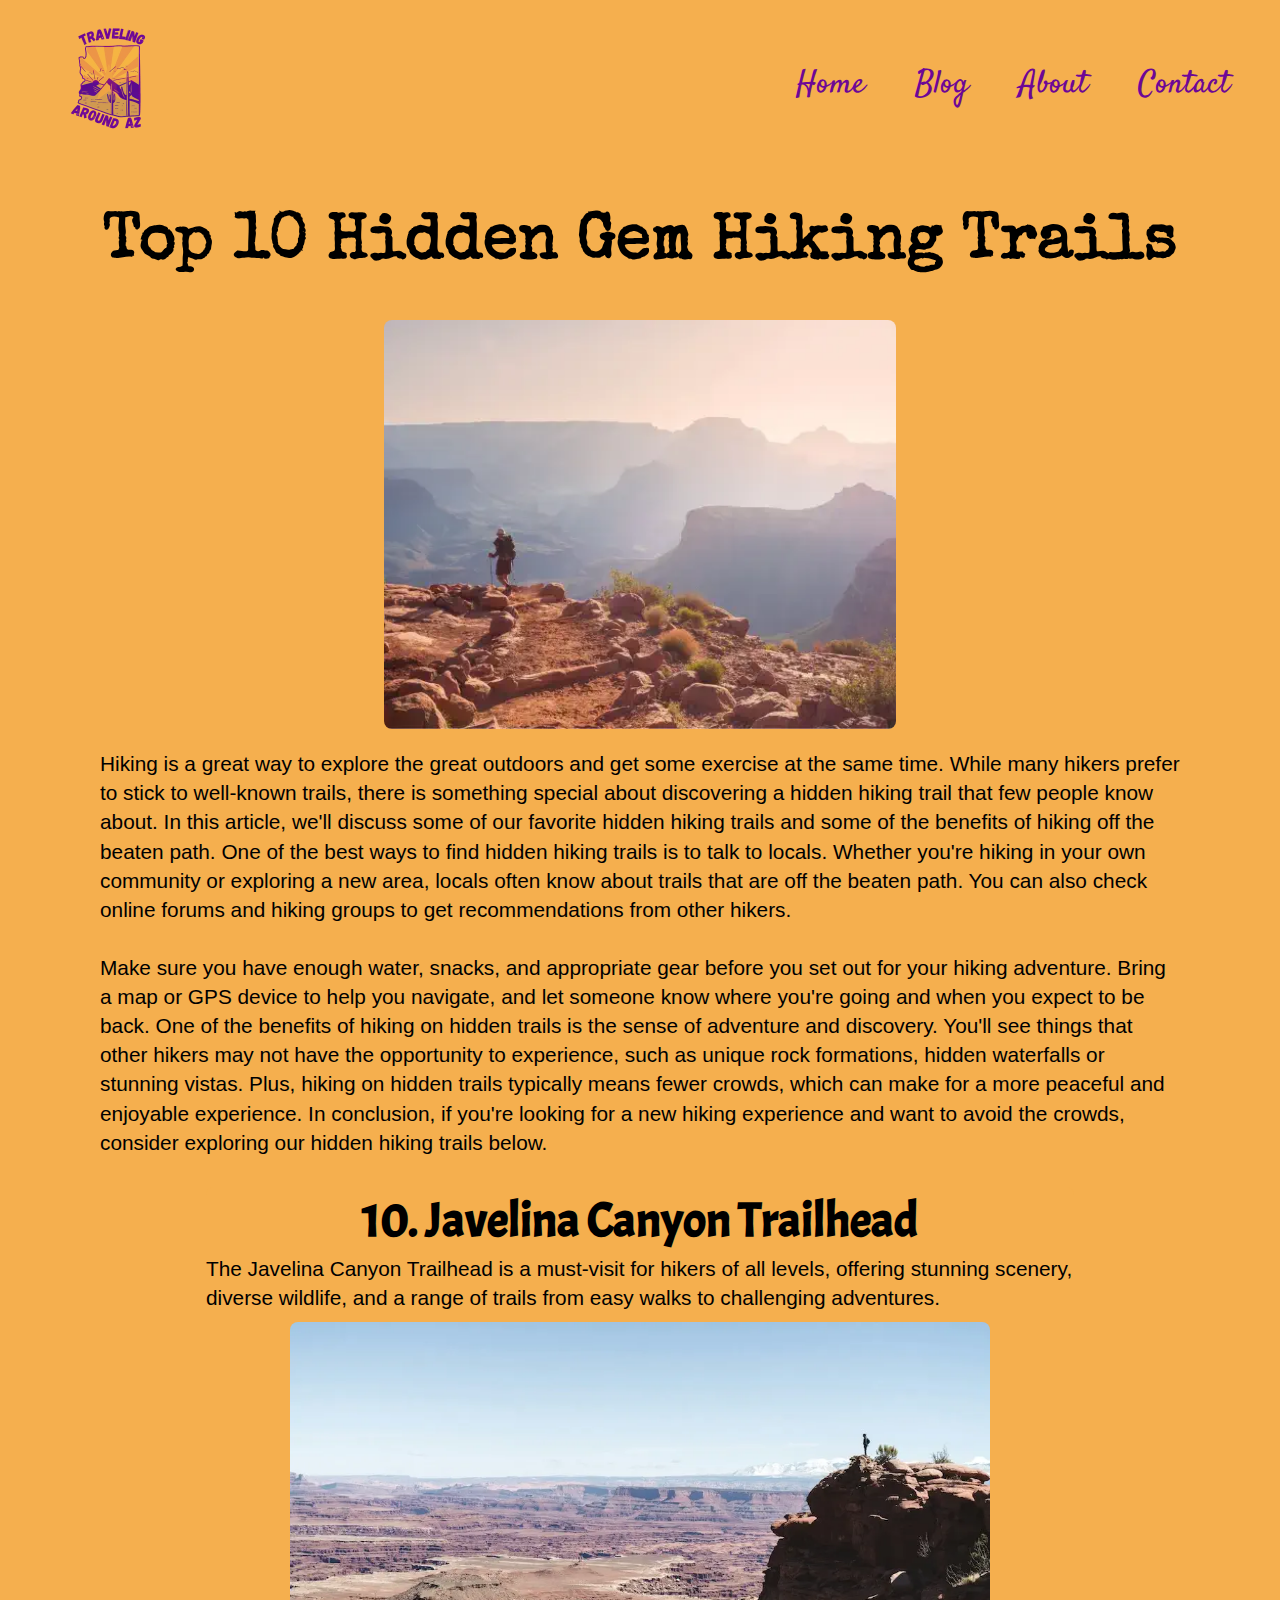
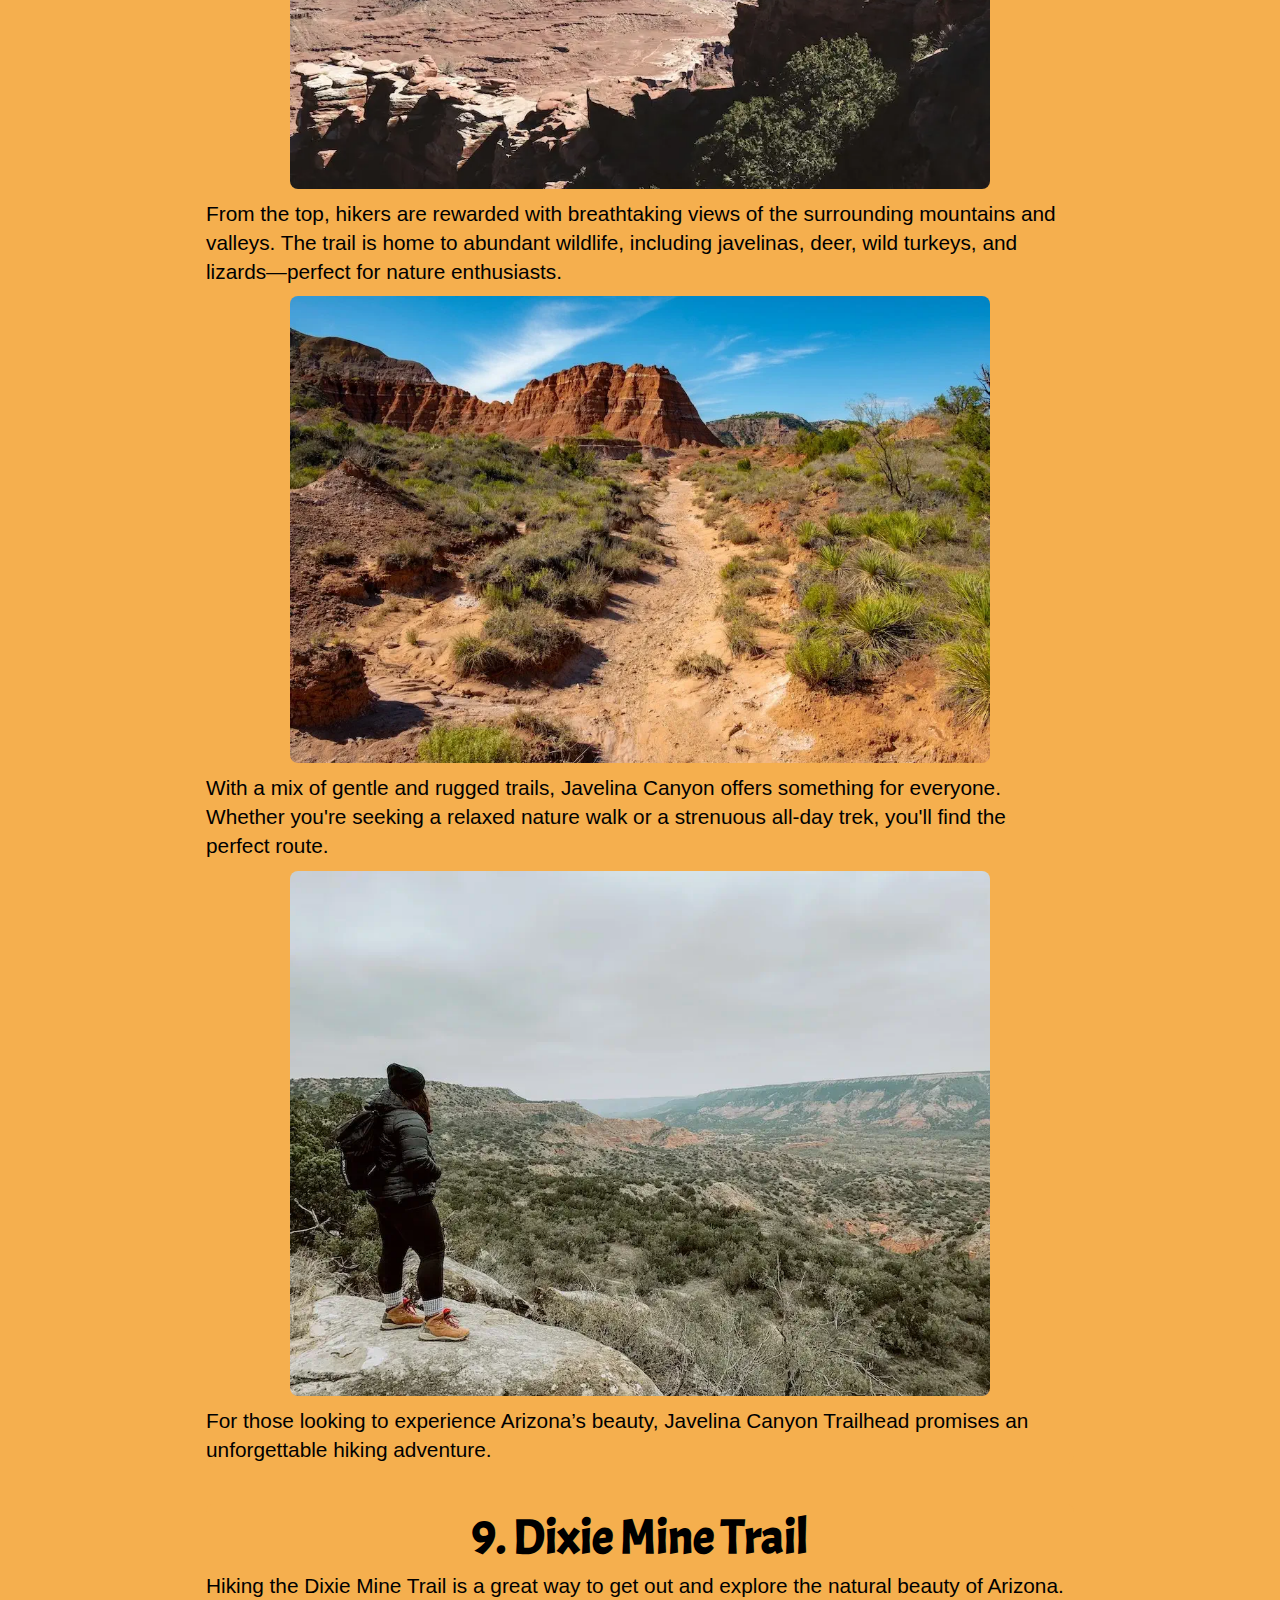
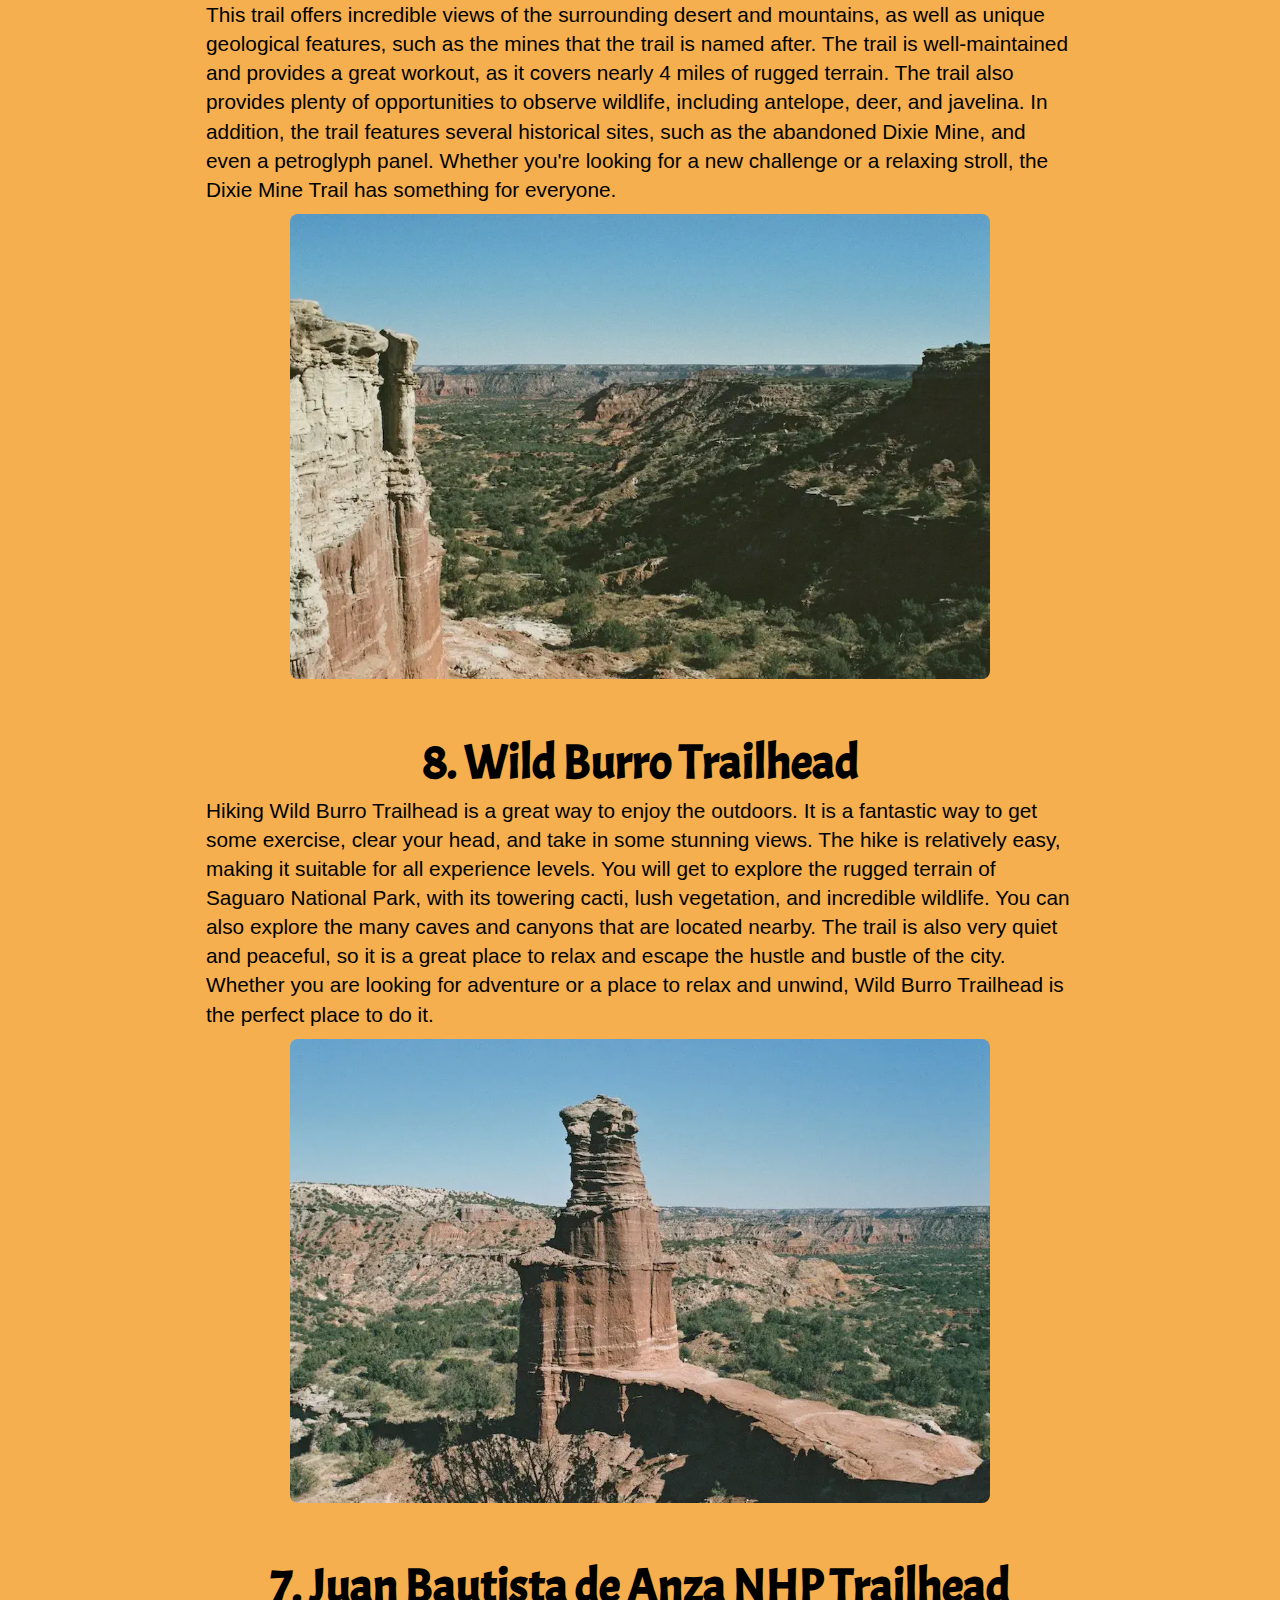
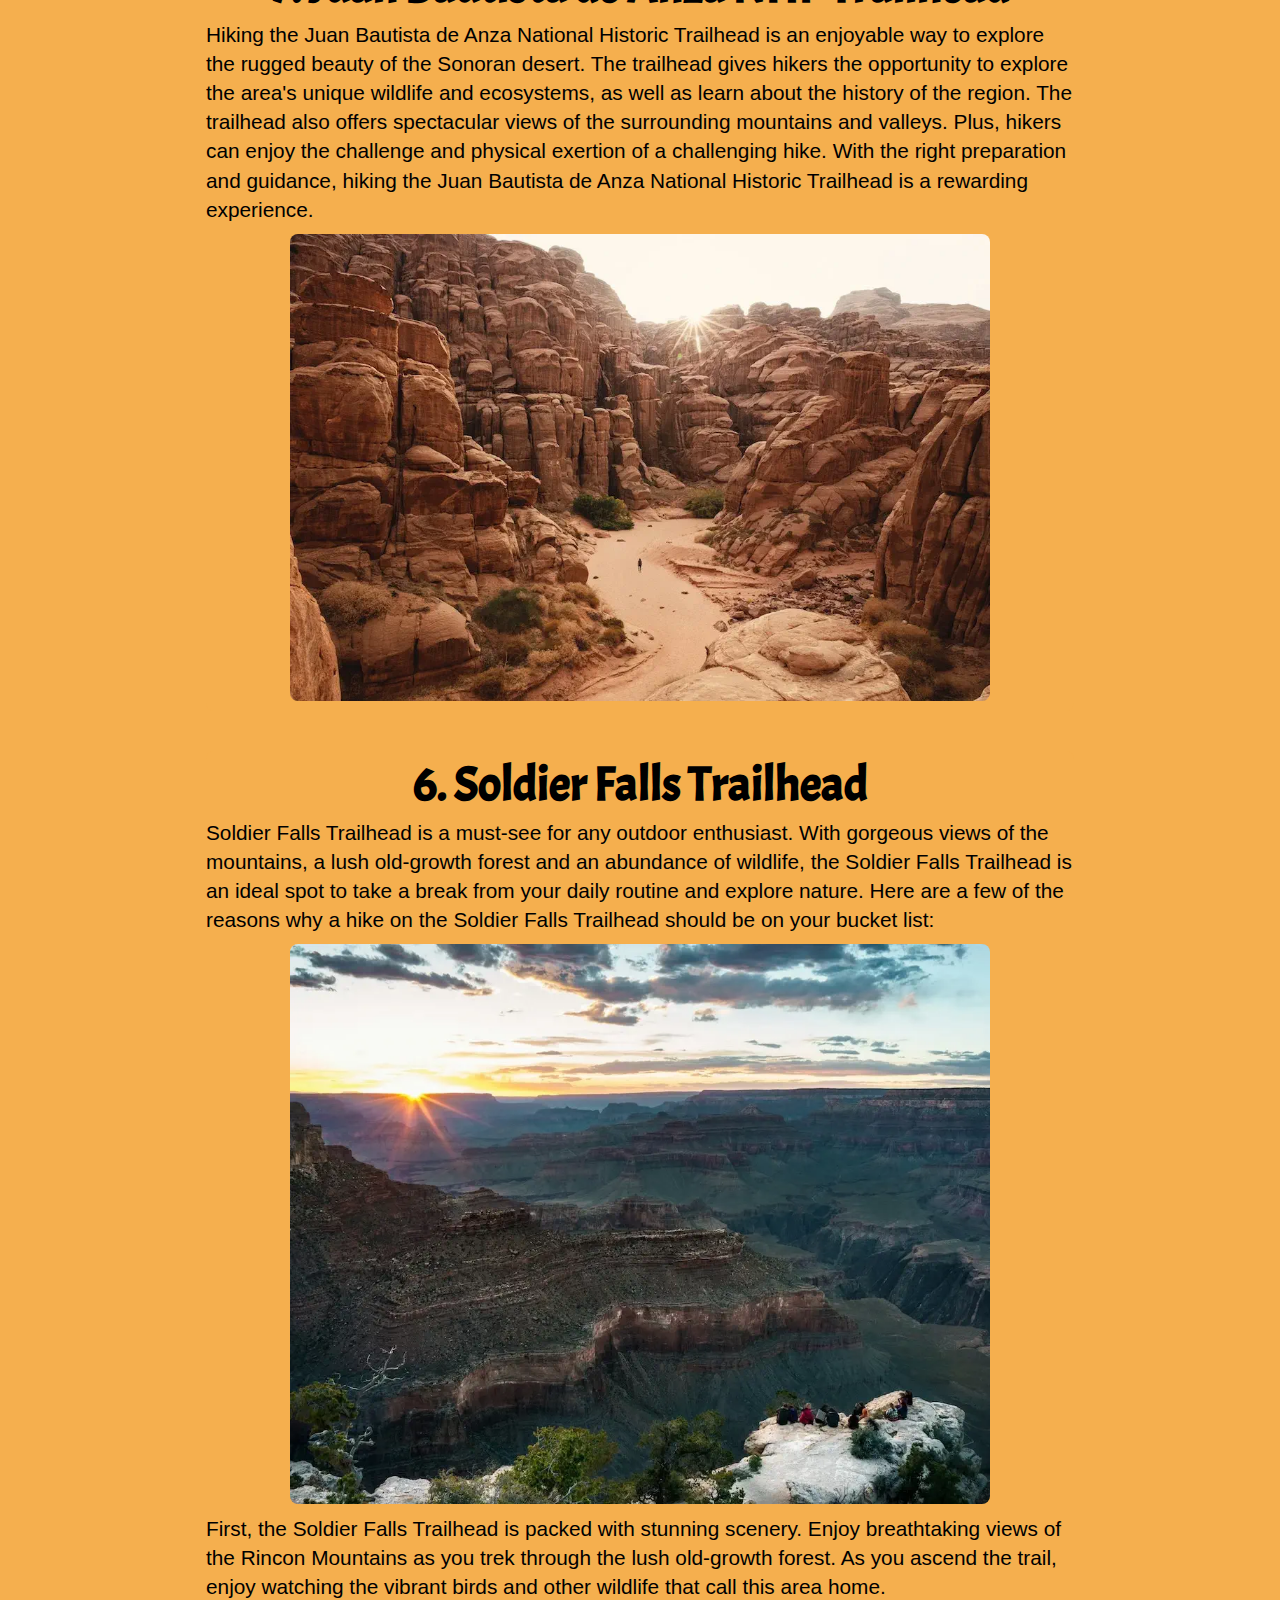
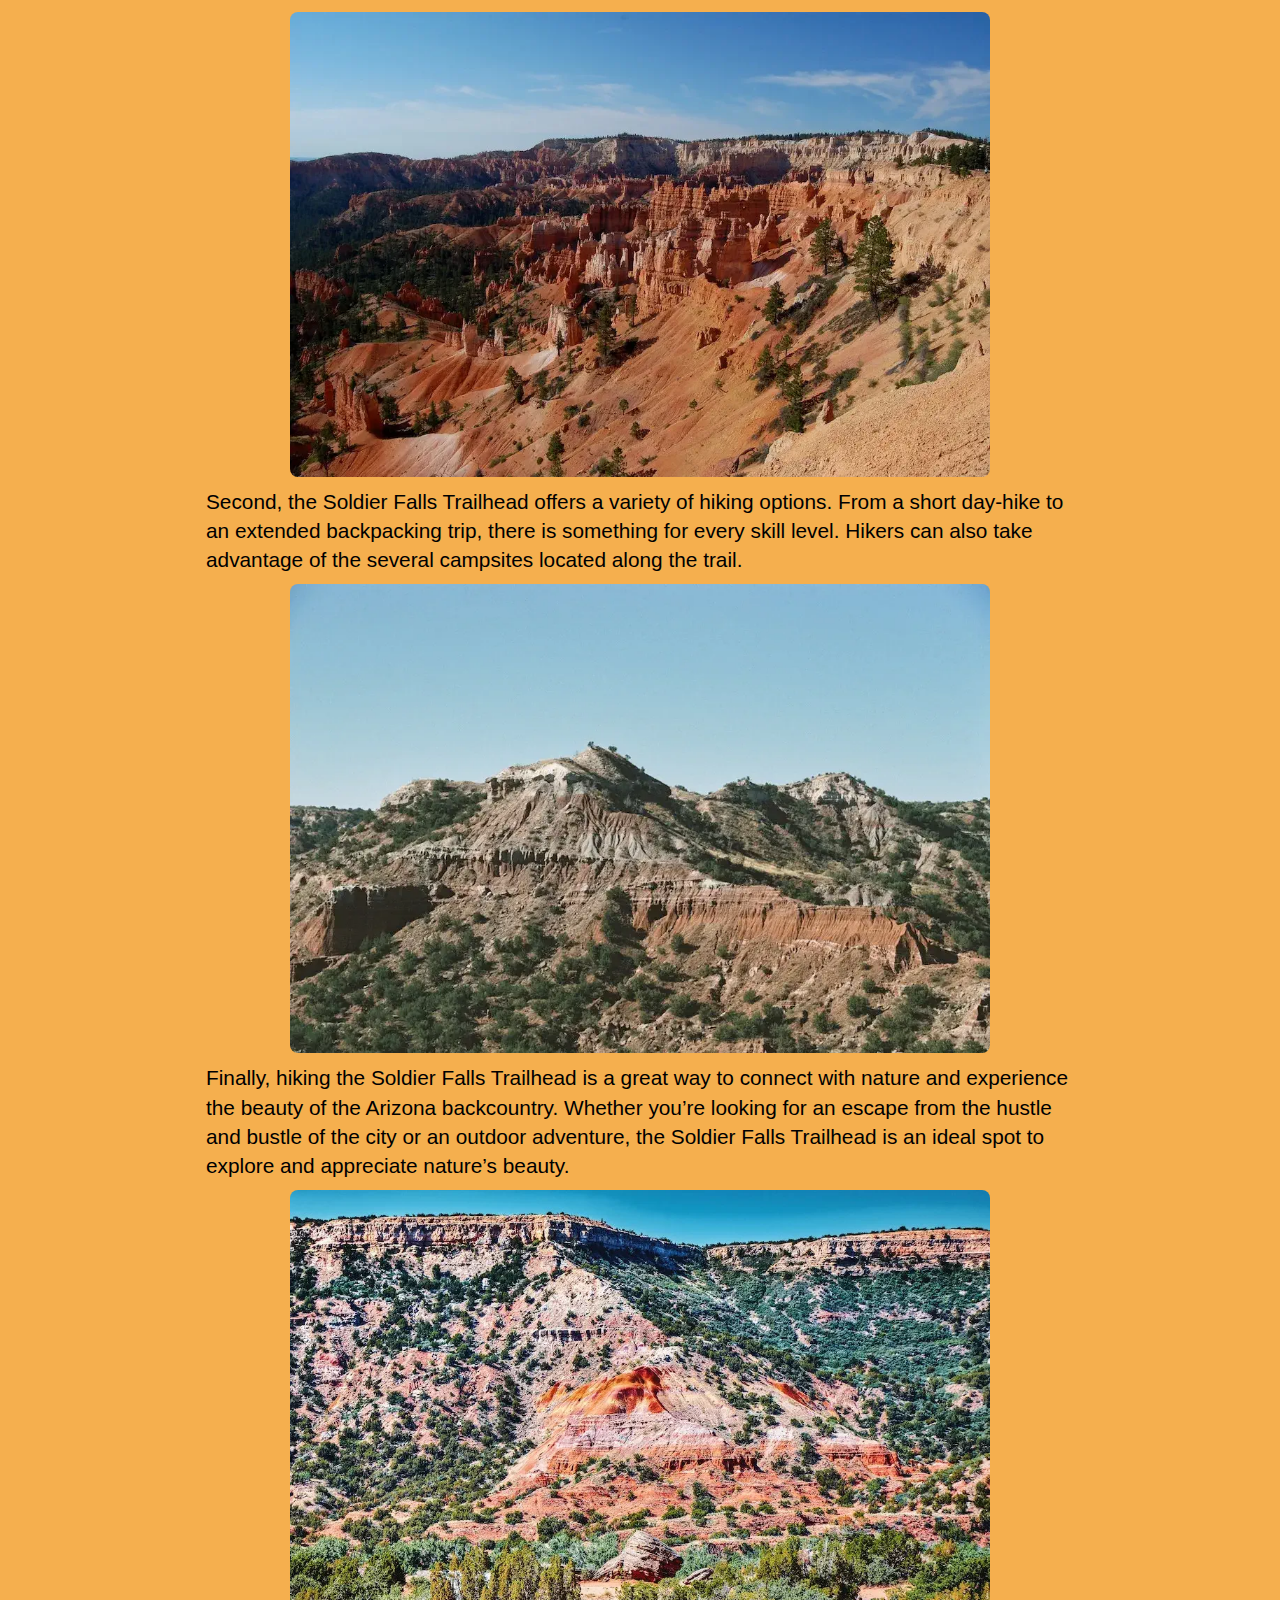
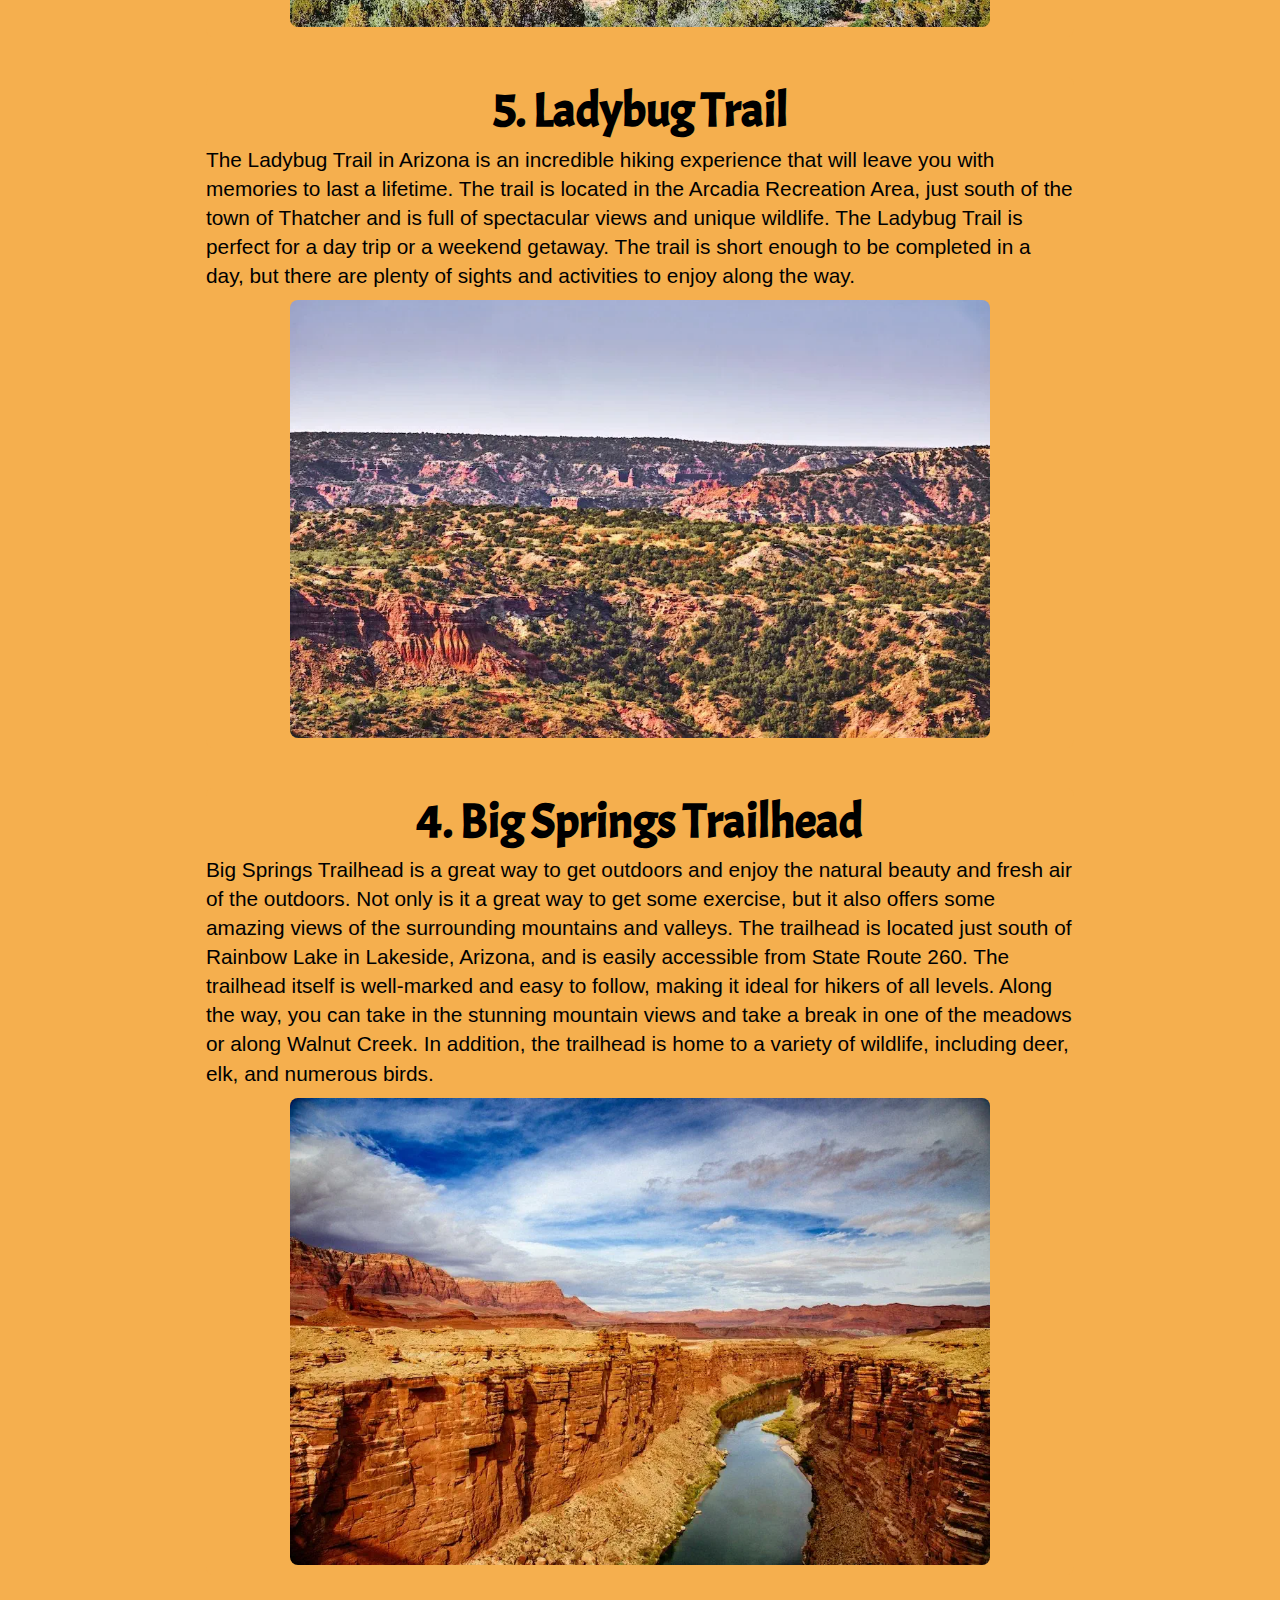
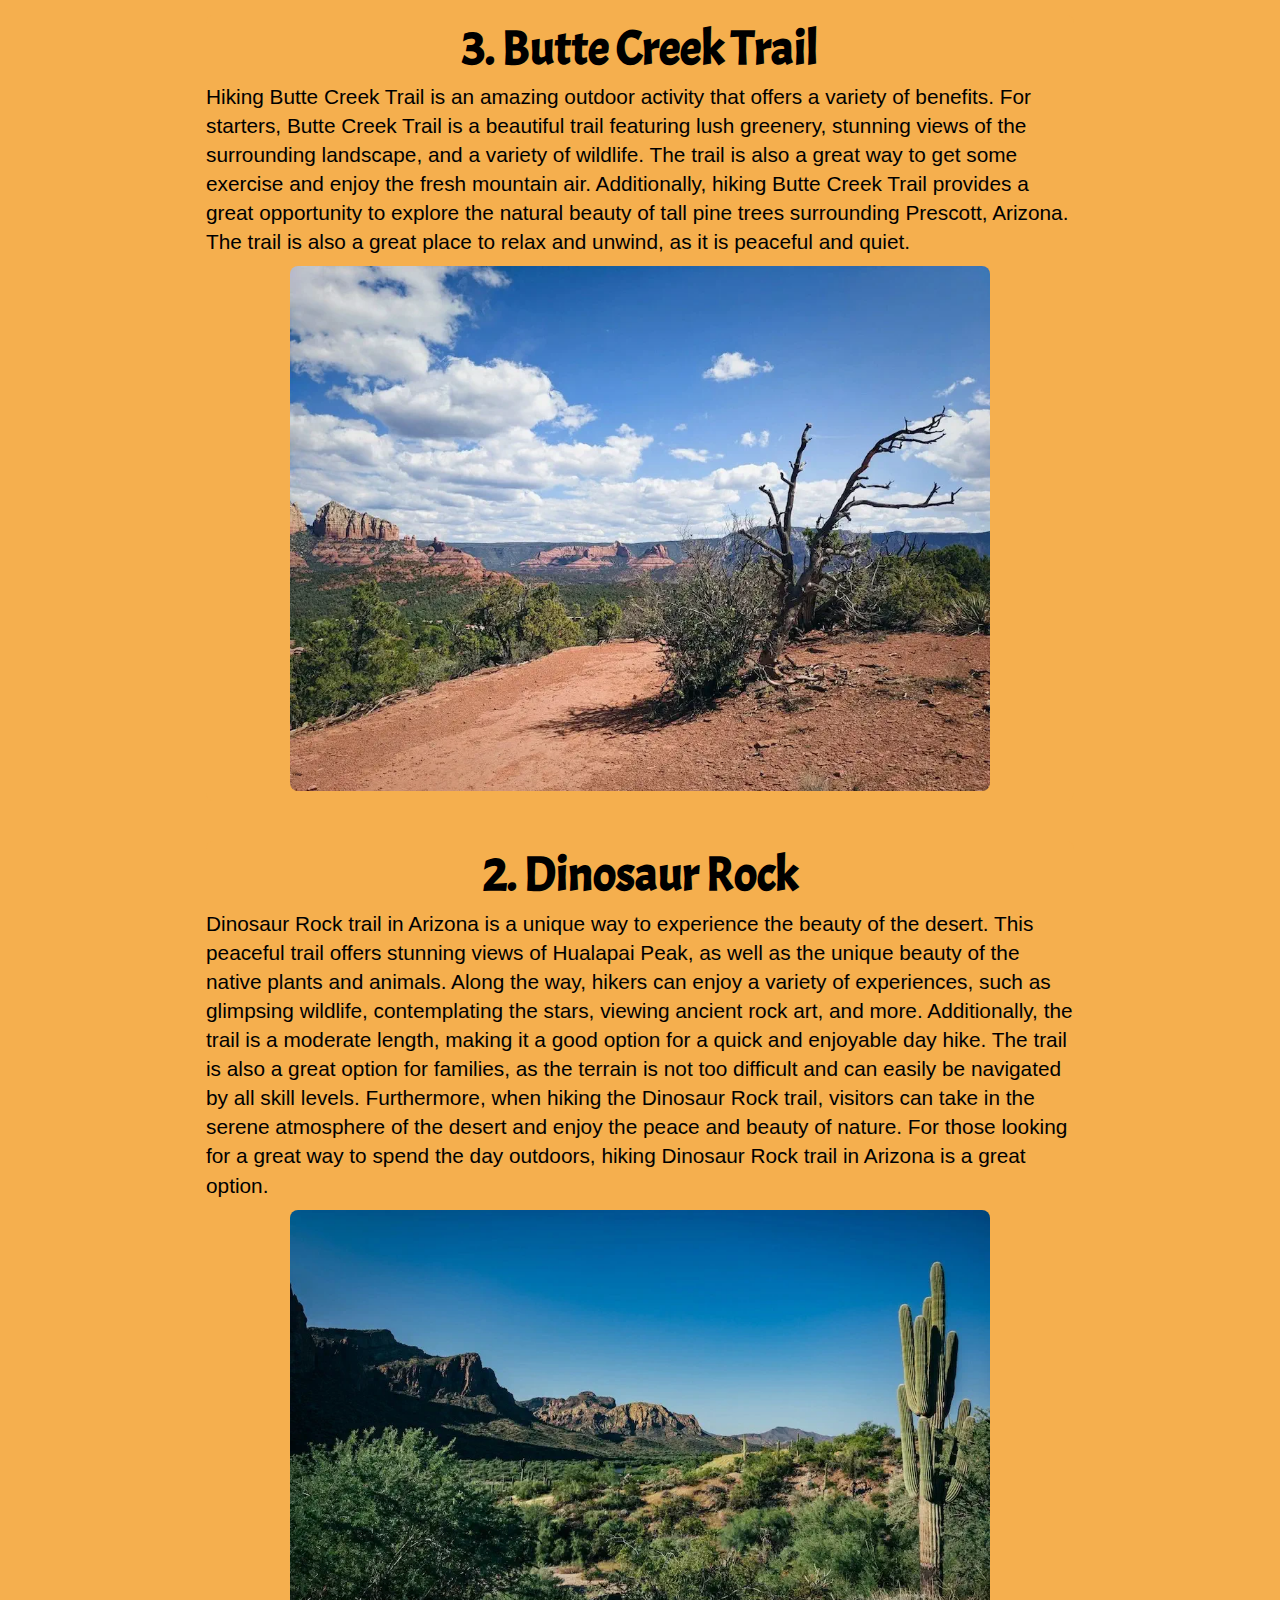
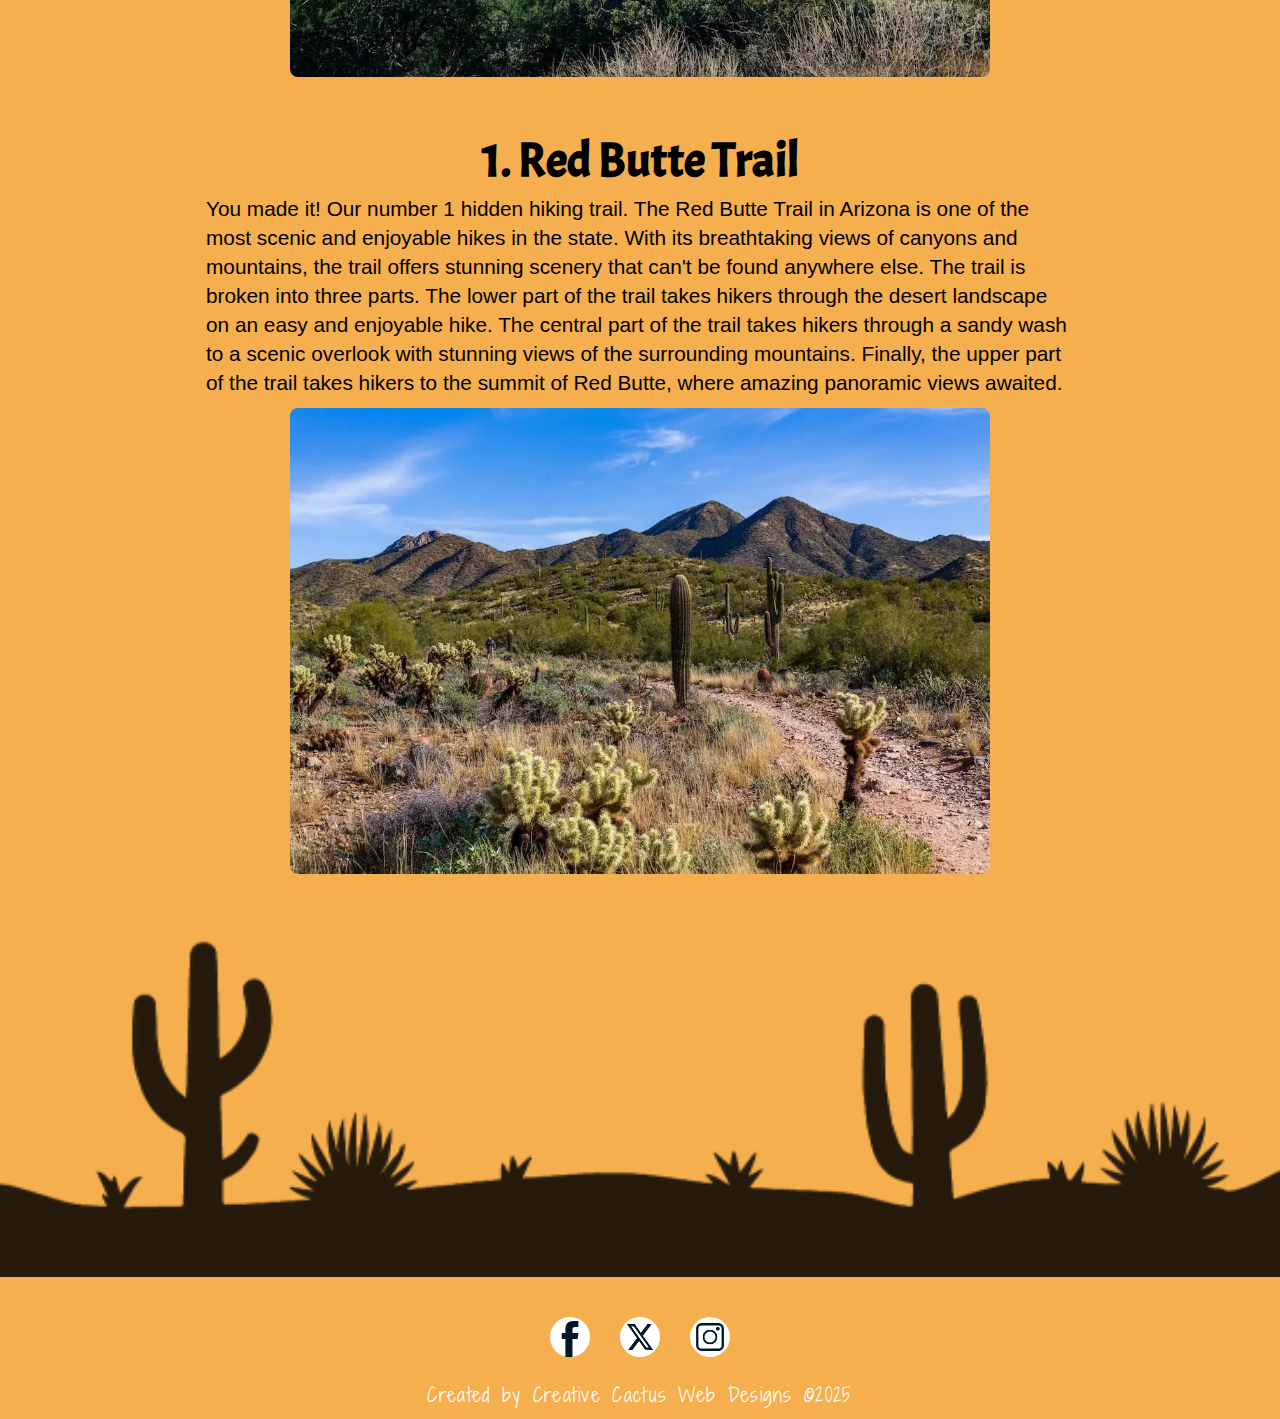
<file: hidden-hiking-trails.html>
<!DOCTYPE html>
<html lang="en">
<head>
  <meta charset="UTF-8">
  <meta name="viewport" content="width=device-width, initial-scale=1.0">
  <meta name="description" content="Explore Arizona’s hidden hiking trails—off-the-beaten-path adventures, scenic routes, and breathtaking landscapes for hikers of all levels.">
  <meta name="keywords" content="Hidden hiking trails Arizona, best hikes in Arizona, Arizona off-the-beaten-path, scenic Arizona hikes, secret trails in Sedona, Grand Canyon hidden gems, desert hiking tips">
  <meta name="author" content="Traveling Around AZ">
  <meta name="robots" content="index, follow">
  <meta property="og:title" content="Hidden Hiking Trails in Arizona | Traveling Around AZ">
  <meta property="og:description" content="Discover Arizona’s best hidden hiking trails—serene landscapes, secret canyons, and must-visit routes for your next adventure.">
  <meta property="og:type" content="article">
  <meta property="og:url" content="https://www.travelingaroundaz.com/hidden-hiking-trails.html" />
  <meta property="og:image" content="">
  <meta property="og:site_name" content="Traveling Around AZ">
  <title>Hidden Hiking Trails in Arizona | Best Off-the-Beaten-Path Adventures</title>
  <link rel="icon" type="image/svg+xml" href="assets/images/traveling-around-az-favicon.svg">
  <link rel="stylesheet" href="css/global.css">
  <link rel="stylesheet" href="css/hidden-hiking-trails.css">
  <link rel="canonical" href="https://www.travelingaroundaz.com/hidden-hiking-trails.html" />

  <!-- Google tag (gtag.js) -->
  <script async src="https://www.googletagmanager.com/gtag/js?id=G-XJP35VPE9Z"></script>
  <script>
    window.dataLayer = window.dataLayer || [];
    function gtag(){dataLayer.push(arguments);}
    gtag('js', new Date());

    gtag('config', 'G-XJP35VPE9Z');
  </script>
</head>

<body>

  <header>
    <nav class="navbar">
      <div class="logo">
        <a href="index.html"><img src="assets/images/Traveling-Around-AZ-Logo.webp" alt="Traveling Around AZ logo"></a>
      </div>
      <ul class="nav-links">
        <li><a href="index.html">Home</a></li>
        <li><a href="blog.html">Blog</a></li>
        <li><a href="about.html">About</a></li>
        <li><a href="contact.html">Contact</a></li>
      </ul>
      <div class="hamburger">
        <span class="bar"></span>
        <span class="bar"></span>
        <span class="bar"></span>
      </div>
    </nav>
  </header>

  <main class="main-hidden-hiking-trails-header">
    <h1>Top 10 Hidden Gem Hiking Trails</h1>
  </main>

  
  <section class="hidden-hiking-intro">
    <img src="assets/images/hidden-hiking-trails/top10-hiking-main.webp" alt="scenic hiking trail in Arizona">
    <p>Hiking is a great way to explore the great outdoors and get some exercise at the same time. While many hikers prefer to stick to well-known trails, there is something special about discovering a hidden hiking trail that few people know about. In this article, we'll discuss some of our favorite hidden hiking trails and some of the benefits of hiking off the beaten path. One of the best ways to find hidden hiking trails is to talk to locals. Whether you're hiking in your own community or exploring a new area, locals often know about trails that are off the beaten path. You can also check online forums and hiking groups to get recommendations from other hikers.<br><br> Make sure you have enough water, snacks, and appropriate gear before you set out for your hiking adventure. Bring a map or GPS device to help you navigate, and let someone know where you're going and when you expect to be back. One of the benefits of hiking on hidden trails is the sense of adventure and discovery. You'll see things that other hikers may not have the opportunity to experience, such as unique rock formations, hidden waterfalls or stunning vistas. Plus, hiking on hidden trails typically means fewer crowds, which can make for a more peaceful and enjoyable experience. In conclusion, if you're looking for a new hiking experience and want to avoid the crowds, consider exploring our hidden hiking trails below.</p>
  </section>

  <div class="hiking-container">
    <section class="hidden-hiking-post">
      <h2>10. Javelina Canyon Trailhead</h2>
      <p>The Javelina Canyon Trailhead is a must-visit for hikers of all levels, offering stunning scenery, diverse wildlife, and a range of trails from easy walks to challenging adventures.</p>
      <img src="assets/images/hidden-hiking-trails/javelina-canyon1.webp" alt="view of Javelina Canyon Trailhead">
      <p>From the top, hikers are rewarded with breathtaking views of the surrounding mountains and valleys. The trail is home to abundant wildlife, including javelinas, deer, wild turkeys, and lizards—perfect for nature enthusiasts.</p>
      <img src="assets/images/hidden-hiking-trails/javelina-canyon2.webp" alt="view of Javelina Canyon Trailhead">
      <p>With a mix of gentle and rugged trails, Javelina Canyon offers something for everyone. Whether you're seeking a relaxed nature walk or a strenuous all-day trek, you'll find the perfect route.</p>
      <img src="assets/images/hidden-hiking-trails/javelina-canyon3.webp" alt="view of Javelina Canyon Trailhead">
      <p>For those looking to experience Arizona’s beauty, Javelina Canyon Trailhead promises an unforgettable hiking adventure.</p>
    </section>

    <section class="hidden-hiking-post">
      <h2>9. Dixie Mine Trail</h2>
      <p>Hiking the Dixie Mine Trail is a great way to get out and explore the natural beauty of Arizona. This trail offers incredible views of the surrounding desert and mountains, as well as unique geological features, such as the mines that the trail is named after. The trail is well-maintained and provides a great workout, as it covers nearly 4 miles of rugged terrain. The trail also provides plenty of opportunities to observe wildlife, including antelope, deer, and javelina. In addition, the trail features several historical sites, such as the abandoned Dixie Mine, and even a petroglyph panel. Whether you're looking for a new challenge or a relaxing stroll, the Dixie Mine Trail has something for everyone.</p>
      <img src="assets/images/hidden-hiking-trails/dixie-mine1.webp" alt="view of Dixie Mine Trail">
    </section>

    <section class="hidden-hiking-post">
      <h2>8. Wild Burro Trailhead</h2>
      <p>Hiking Wild Burro Trailhead is a great way to enjoy the outdoors. It is a fantastic way to get some exercise, clear your head, and take in some stunning views. The hike is relatively easy, making it suitable for all experience levels. You will get to explore the rugged terrain of Saguaro National Park, with its towering cacti, lush vegetation, and incredible wildlife. You can also explore the many caves and canyons that are located nearby. The trail is also very quiet and peaceful, so it is a great place to relax and escape the hustle and bustle of the city. Whether you are looking for adventure or a place to relax and unwind, Wild Burro Trailhead is the perfect place to do it.</p>
      <img src="assets/images/hidden-hiking-trails/wild-burro1.webp" alt="view of Wild Burro Trailhead">
    </section>

    <section class="hidden-hiking-post">
      <h2>7. Juan Bautista de Anza NHP Trailhead</h2>
      <p>Hiking the Juan Bautista de Anza National Historic Trailhead is an enjoyable way to explore the rugged beauty of the Sonoran desert. The trailhead gives hikers the opportunity to explore the area's unique wildlife and ecosystems, as well as learn about the history of the region. The trailhead also offers spectacular views of the surrounding mountains and valleys. Plus, hikers can enjoy the challenge and physical exertion of a challenging hike. With the right preparation and guidance, hiking the Juan Bautista de Anza National Historic Trailhead is a rewarding experience.</p>
      <img src="assets/images/hidden-hiking-trails/juan-bautista1.webp" alt="view of Juan Bautista de Anza NHP Trailhead">
    </section>

    <section class="hidden-hiking-post">
      <h2>6. Soldier Falls Trailhead</h2>
      <p>Soldier Falls Trailhead is a must-see for any outdoor enthusiast. With gorgeous views of the mountains, a lush old-growth forest and an abundance of wildlife, the Soldier Falls Trailhead is an ideal spot to take a break from your daily routine and explore nature. Here are a few of the reasons why a hike on the Soldier Falls Trailhead should be on your bucket list:</p>
      <img src="assets/images/hidden-hiking-trails/soldier-falls1.webp" alt="view of Soldier Falls Trailhead">
      <p>First, the Soldier Falls Trailhead is packed with stunning scenery. Enjoy breathtaking views of the Rincon Mountains as you trek through the lush old-growth forest. As you ascend the trail, enjoy watching the vibrant birds and other wildlife that call this area home.</p>
      <img src="assets/images/hidden-hiking-trails/soldier-falls2.webp" alt="view of Soldier Falls Trailhead">
      <p>Second, the Soldier Falls Trailhead offers a variety of hiking options. From a short day-hike to an extended backpacking trip, there is something for every skill level. Hikers can also take advantage of the several campsites located along the trail.</p>
      <img src="assets/images/hidden-hiking-trails/soldier-falls3.webp" alt="view of Soldier Falls Trailhead">
      <p>Finally, hiking the Soldier Falls Trailhead is a great way to connect with nature and experience the beauty of the Arizona backcountry. Whether you’re looking for an escape from the hustle and bustle of the city or an outdoor adventure, the Soldier Falls Trailhead is an ideal spot to explore and appreciate nature’s beauty.</p>
      <img src="assets/images/hidden-hiking-trails/soldier-falls4.webp" alt="view of Soldier Falls Trailhead">
    </section>

    <section class="hidden-hiking-post">
      <h2>5. Ladybug Trail</h2>
      <p>The Ladybug Trail in Arizona is an incredible hiking experience that will leave you with memories to last a lifetime. The trail is located in the Arcadia Recreation Area, just south of the town of Thatcher and is full of spectacular views and unique wildlife. The Ladybug Trail is perfect for a day trip or a weekend getaway. The trail is short enough to be completed in a day, but there are plenty of sights and activities to enjoy along the way.</p>
      <img src="assets/images/hidden-hiking-trails/ladybug1.webp" alt="view of Ladybug Trail">
    </section>

    <section class="hidden-hiking-post">
      <h2>4. Big Springs Trailhead</h2>
      <p>Big Springs Trailhead is a great way to get outdoors and enjoy the natural beauty and fresh air of the outdoors. Not only is it a great way to get some exercise, but it also offers some amazing views of the surrounding mountains and valleys. The trailhead is located just south of Rainbow Lake in Lakeside, Arizona, and is easily accessible from State Route 260. The trailhead itself is well-marked and easy to follow, making it ideal for hikers of all levels. Along the way, you can take in the stunning mountain views and take a break in one of the meadows or along Walnut Creek. In addition, the trailhead is home to a variety of wildlife, including deer, elk, and numerous birds.</p>
      <img src="assets/images/hidden-hiking-trails/big-springs1.webp" alt="view of Big Springs Trailhead">
    </section>

    <section class="hidden-hiking-post">
      <h2>3. Butte Creek Trail</h2>
      <p>Hiking Butte Creek Trail is an amazing outdoor activity that offers a variety of benefits. For starters, Butte Creek Trail is a beautiful trail featuring lush greenery, stunning views of the surrounding landscape, and a variety of wildlife. The trail is also a great way to get some exercise and enjoy the fresh mountain air. Additionally, hiking Butte Creek Trail provides a great opportunity to explore the natural beauty of tall pine trees surrounding Prescott, Arizona. The trail is also a great place to relax and unwind, as it is peaceful and quiet.</p>
      <img src="assets/images/hidden-hiking-trails/butte-creek1.webp" alt="view of Butte Creek Trail">
    </section>

    <section class="hidden-hiking-post">
      <h2>2. Dinosaur Rock</h2>
      <p>Dinosaur Rock trail in Arizona is a unique way to experience the beauty of the desert. This peaceful trail offers stunning views of Hualapai Peak, as well as the unique beauty of the native plants and animals. Along the way, hikers can enjoy a variety of experiences, such as glimpsing wildlife, contemplating the stars, viewing ancient rock art, and more. Additionally, the trail is a moderate length, making it a good option for a quick and enjoyable day hike. The trail is also a great option for families, as the terrain is not too difficult and can easily be navigated by all skill levels. Furthermore, when hiking the Dinosaur Rock trail, visitors can take in the serene atmosphere of the desert and enjoy the peace and beauty of nature. For those looking for a great way to spend the day outdoors, hiking Dinosaur Rock trail in Arizona is a great option.</p>
      <img src="assets/images/hidden-hiking-trails/dinosaur-rock1.webp" alt="view of Dinosaur Rock">
    </section>

    <section class="hidden-hiking-post">
      <h2>1. Red Butte Trail</h2>
      <p>You made it! Our number 1 hidden hiking trail. The Red Butte Trail in Arizona is one of the most scenic and enjoyable hikes in the state. With its breathtaking views of canyons and mountains, the trail offers stunning scenery that can't be found anywhere else. The trail is broken into three parts. The lower part of the trail takes hikers through the desert landscape on an easy and enjoyable hike. The central part of the trail takes hikers through a sandy wash to a scenic overlook with stunning views of the surrounding mountains. Finally, the upper part of the trail takes hikers to the summit of Red Butte, where amazing panoramic views awaited.</p>
      <img src="assets/images/hidden-hiking-trails/red-butte1.webp" alt="view of Red Butte Trail">
    </section>
  </div>

  <section class="footer-image">
    <img src="assets/images/hidden-hiking-trails/footer-image.webp" alt="silhouette of Arizona desert landscape">
  </section>

  <footer class="footer">
    <div class="social-links">
      <a href="https://www.facebook.com" aria-label="Follow us on Facebook" rel="nofollow noopener noreferrer" target="_blank" class="social-icon facebook-icon"></a>
      <a href="https://www.twitter.com" aria-label="Follow us on Twitter" rel="nofollow noopener noreferrer" target="_blank" class="social-icon twitter-icon"></a>
      <a href="https://www.instagram.com" aria-label="Follow us on Instagram" rel="nofollow noopener noreferrer" target="_blank" class="social-icon instagram-icon"></a>
    </div>
      <p class="created">Created by <a href="https://www.creativecactuswebdesigns.com">Creative Cactus Web Designs</a> &copy2025</p>
  </footer>

  <script src="script.js"></script>

</body>

</html>
</file>
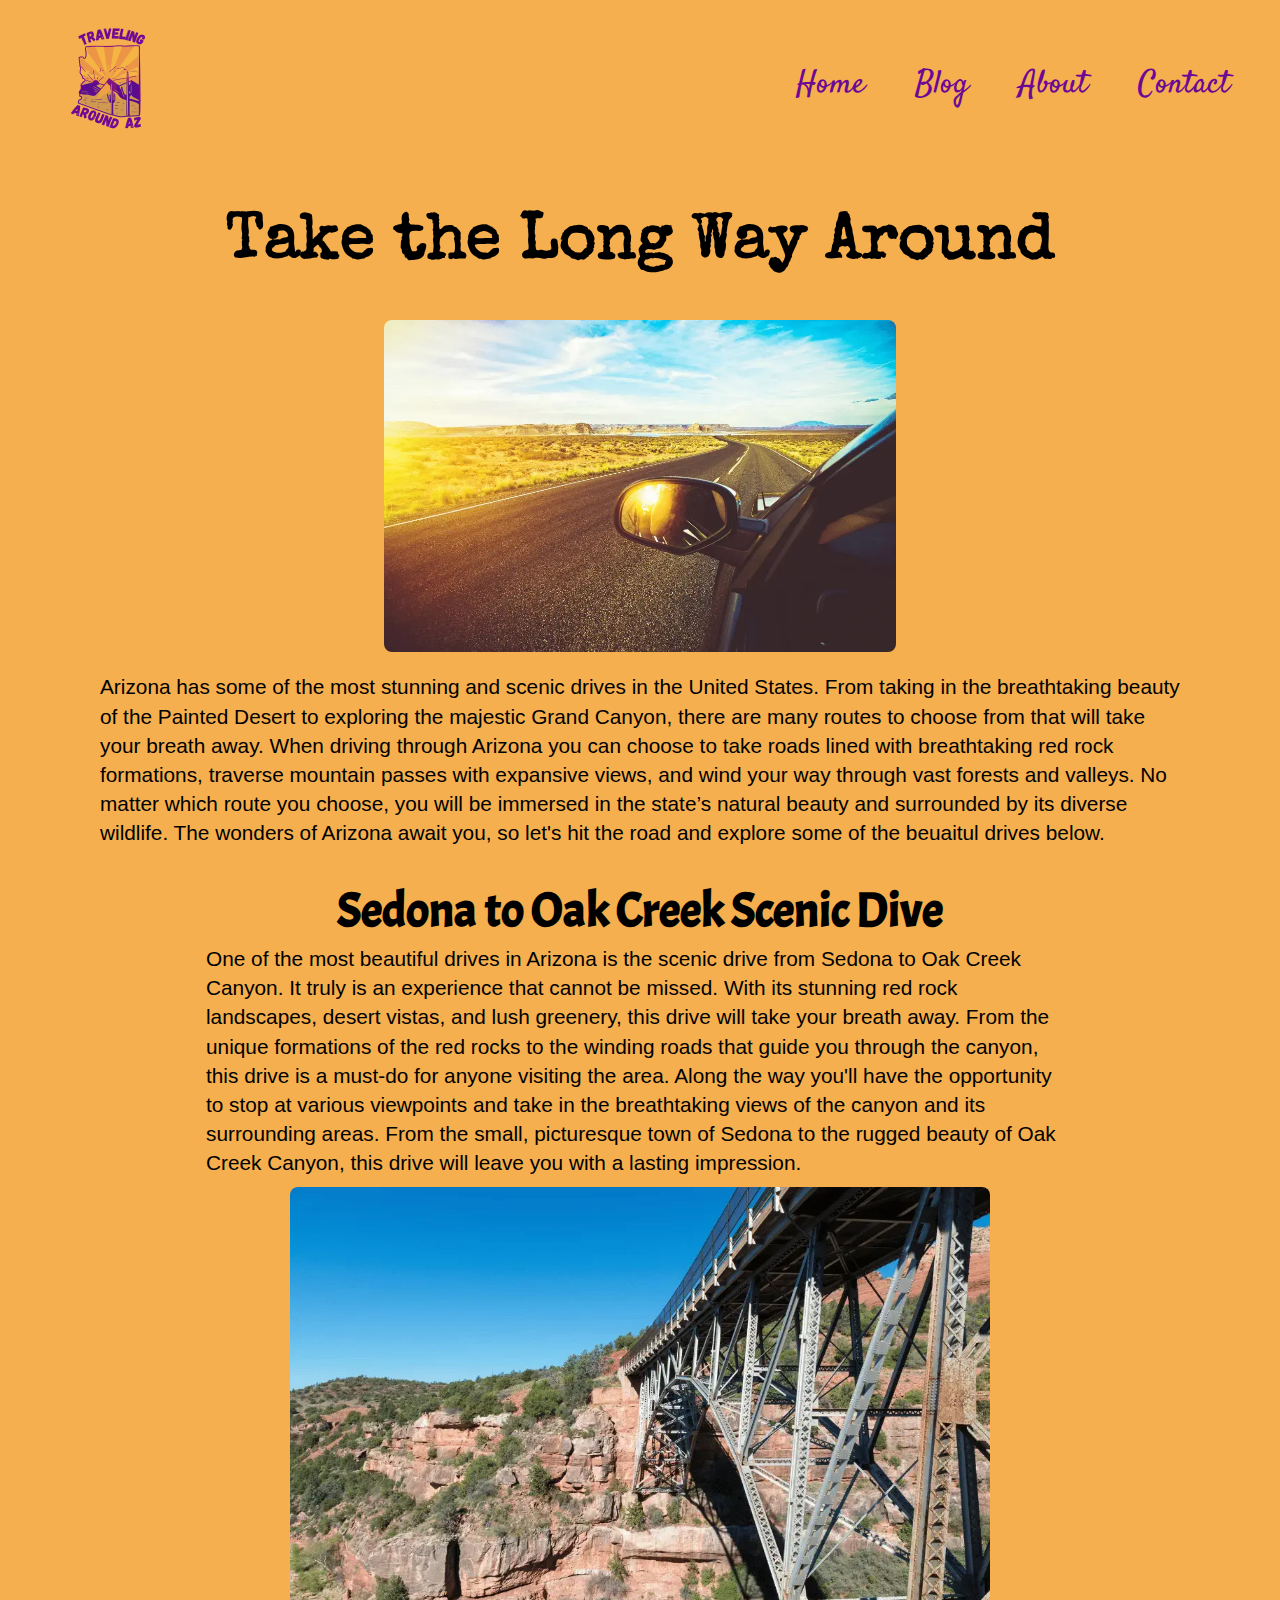
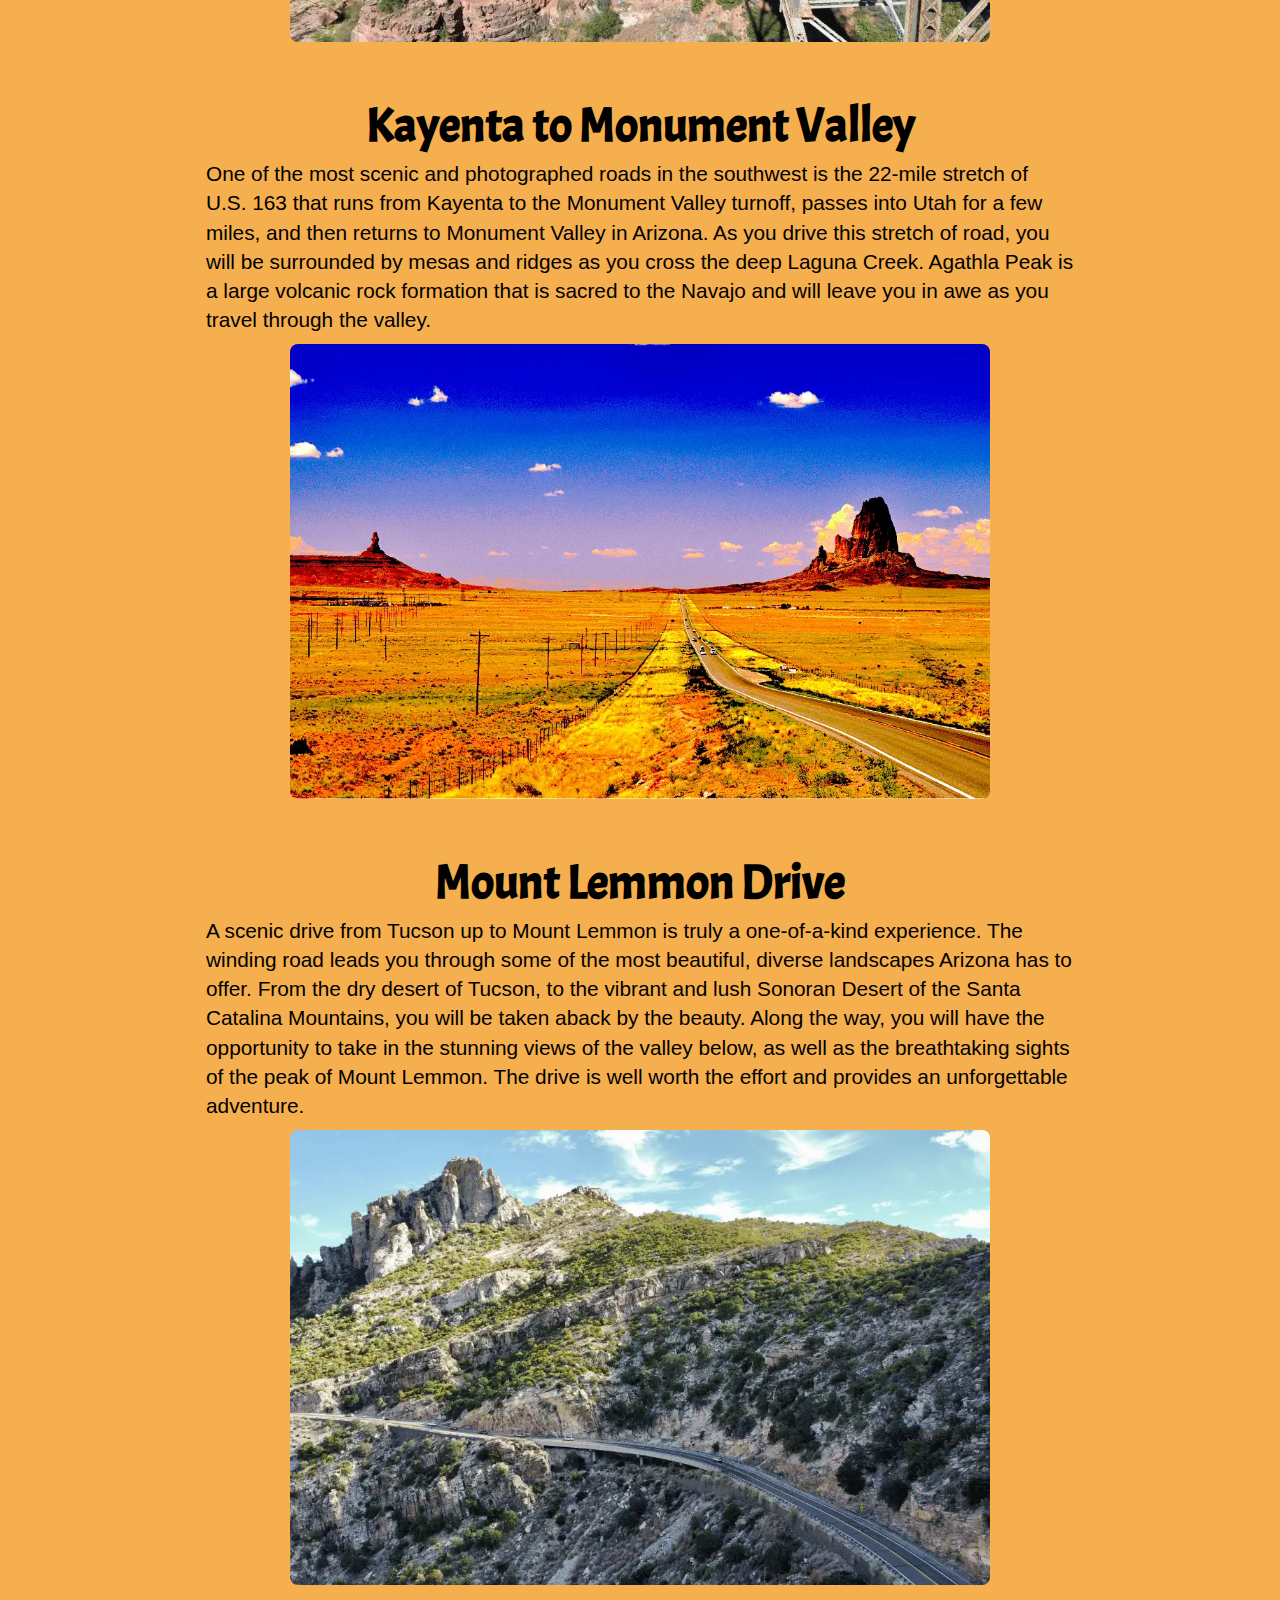
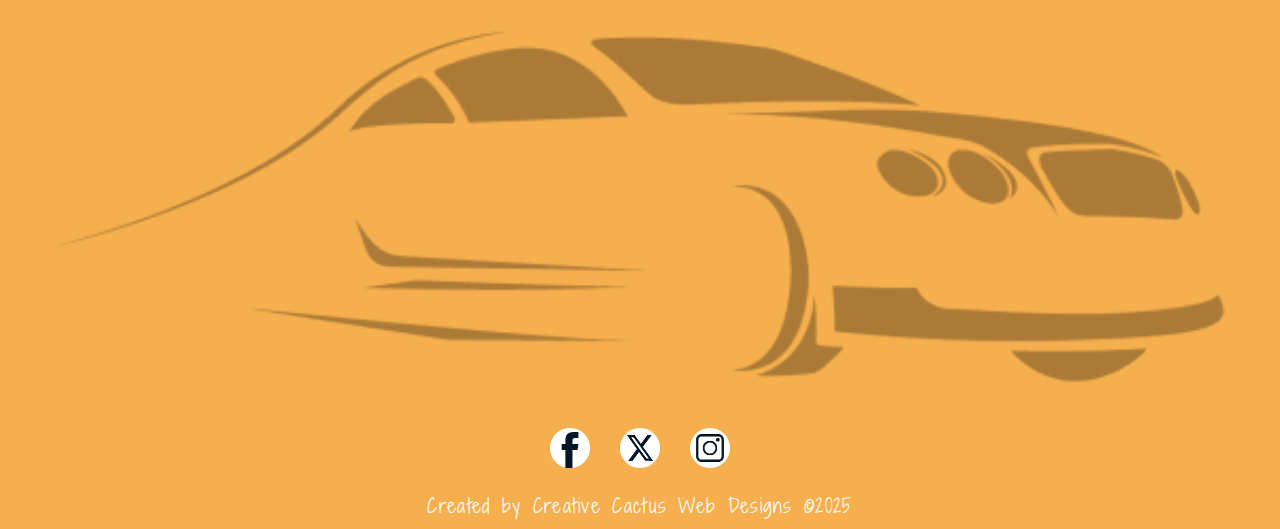
<file: long-way-around.html>
<!DOCTYPE html>
<html lang="en">
<head>
  <meta charset="UTF-8">
  <meta name="viewport" content="width=device-width, initial-scale=1.0">
  <meta name="description" content="Explore Arizona’s most scenic drives! From winding mountain roads to breathtaking desert highways, take the long way around and discover hidden gems.">
  <meta name="keywords" content="Arizona scenic drives, best road trips in Arizona, Arizona highways, scenic byways, Grand Canyon road trip, Route 66 Arizona, desert road trips, best drives in AZ">
  <meta name="author" content="Traveling Around AZ">
  <meta name="robots" content="index, follow">
  <meta property="og:title" content="Taking the Long Way Around AZ | Scenic Drives & Hidden Highways">
  <meta property="og:description" content="Hit the road and explore Arizona’s most scenic drives. Discover winding mountain roads, historic highways, and stunning desert landscapes.">
  <meta property="og:type" content="article">
  <meta property="og:url" content="https://www.travelingaroundaz.com/long-way-around.html" />
  <meta property="og:image" content="">
  <meta property="og:site_name" content="Traveling Around AZ">
  <title>Taking the Long Way Around AZ | Best Scenic Drives & Road Trips</title>
  <link rel="icon" type="image/svg+xml" href="assets/images/traveling-around-az-favicon.svg">
  <link rel="stylesheet" href="css/global.css">
  <link rel="stylesheet" href="css/long-way-around.css">
  <link rel="canonical" href="https://www.travelingaroundaz.com/long-way-around.html" />

  <!-- Google tag (gtag.js) -->
  <script async src="https://www.googletagmanager.com/gtag/js?id=G-XJP35VPE9Z"></script>
  <script>
    window.dataLayer = window.dataLayer || [];
    function gtag(){dataLayer.push(arguments);}
    gtag('js', new Date());

    gtag('config', 'G-XJP35VPE9Z');
  </script>
</head>

<body>

  <header>
    <nav class="navbar">
      <div class="logo">
        <a href="index.html"><img src="assets/images/Traveling-Around-AZ-Logo.webp" alt="Traveling Around AZ logo"></a>
      </div>
      <ul class="nav-links">
        <li><a href="index.html">Home</a></li>
        <li><a href="blog.html">Blog</a></li>
        <li><a href="about.html">About</a></li>
        <li><a href="contact.html">Contact</a></li>
      </ul>
      <div class="hamburger">
        <span class="bar"></span>
        <span class="bar"></span>
        <span class="bar"></span>
      </div>
    </nav>
  </header>

  <main class="main-long-way-around-header">
    <h1>Take the Long Way Around</h1>
  </main>

  <section class="long-way-around-intro">
    <img src="assets/images/long-way-around/scenic-az-drives.webp" alt="winding Arizona road view">
    <p>Arizona has some of the most stunning and scenic drives in the United States. From taking in the breathtaking beauty of the Painted Desert to exploring the majestic Grand Canyon, there are many routes to choose from that will take your breath away. When driving through Arizona you can choose to take roads lined with breathtaking red rock formations, traverse mountain passes with expansive views, and wind your way through vast forests and valleys. No matter which route you choose, you will be immersed in the state’s natural beauty and surrounded by its diverse wildlife. The wonders of Arizona await you, so let's hit the road and explore some of the beuaitul drives below.</p>
  </section>
  
  <div class="long-way-around-container">
    <section class="long-way-around-post">
      <h2>Sedona to Oak Creek Scenic Dive</h2>
      <p>One of the most beautiful drives in Arizona is the scenic drive from Sedona to Oak Creek Canyon. It truly is an experience that cannot be missed. With its stunning red rock landscapes, desert vistas, and lush greenery, this drive will take your breath away. From the unique formations of the red rocks to the winding roads that guide you through the canyon, this drive is a must-do for anyone visiting the area. Along the way you'll have the opportunity to stop at various viewpoints and take in the breathtaking views of the canyon and its surrounding areas. From the small, picturesque town of Sedona to the rugged beauty of Oak Creek Canyon, this drive will leave you with a lasting impression.</p>
      <img src="assets/images/long-way-around/sedona-oak-creek.webp" alt="expansive bridge along the road from Sedona to Oak Creek">
    </section>

    <section class="long-way-around-post">
      <h2>Kayenta to Monument Valley</h2>
      <p>One of the most scenic and photographed roads in the southwest is the 22-mile stretch of U.S. 163 that runs from Kayenta to the Monument Valley turnoff, passes into Utah for a few miles, and then returns to Monument Valley in Arizona. As you drive this stretch of road, you will be surrounded by mesas and ridges as you cross the deep Laguna Creek. Agathla Peak is a large volcanic rock formation that is sacred to the Navajo and will leave you in awe as you travel through the valley.</p>
      <img src="assets/images/long-way-around/monument-valley.webp" alt="scenic road stretching through Monument Valley">
    </section>
        
    <section class="long-way-around-post">
      <h2>Mount Lemmon Drive</h2>
      <p>A scenic drive from Tucson up to Mount Lemmon is truly a one-of-a-kind experience. The winding road leads you through some of the most beautiful, diverse landscapes Arizona has to offer. From the dry desert of Tucson, to the vibrant and lush Sonoran Desert of the Santa Catalina Mountains, you will be taken aback by the beauty. Along the way, you will have the opportunity to take in the stunning views of the valley below, as well as the breathtaking sights of the peak of Mount Lemmon. The drive is well worth the effort and provides an unforgettable adventure.</p>
      <img src="assets/images/long-way-around/mount-lemmon.webp" alt="curved road up to Mount Lemmon">
    </section>
  </div>
    
  <section class="footer-image">
    <img src="assets/images/long-way-around/footer-image.webp" alt="silhouette of fast car">
  </section>
        
  <footer class="footer">
    <div class="social-links">
      <a href="https://www.facebook.com" aria-label="Follow us on Facebook" rel="nofollow noopener noreferrer" target="_blank" class="social-icon facebook-icon"></a>
      <a href="https://www.twitter.com" aria-label="Follow us on Twitter" rel="nofollow noopener noreferrer" target="_blank" class="social-icon twitter-icon"></a>
      <a href="https://www.instagram.com" aria-label="Follow us on Instagram" rel="nofollow noopener noreferrer" target="_blank" class="social-icon instagram-icon"></a>
    </div>
      <p class="created">Created by <a href="https://www.creativecactuswebdesigns.com">Creative Cactus Web Designs</a> &copy2025</p>
  </footer>

  <script src="script.js"></script>  

</body>

</html>
</file>
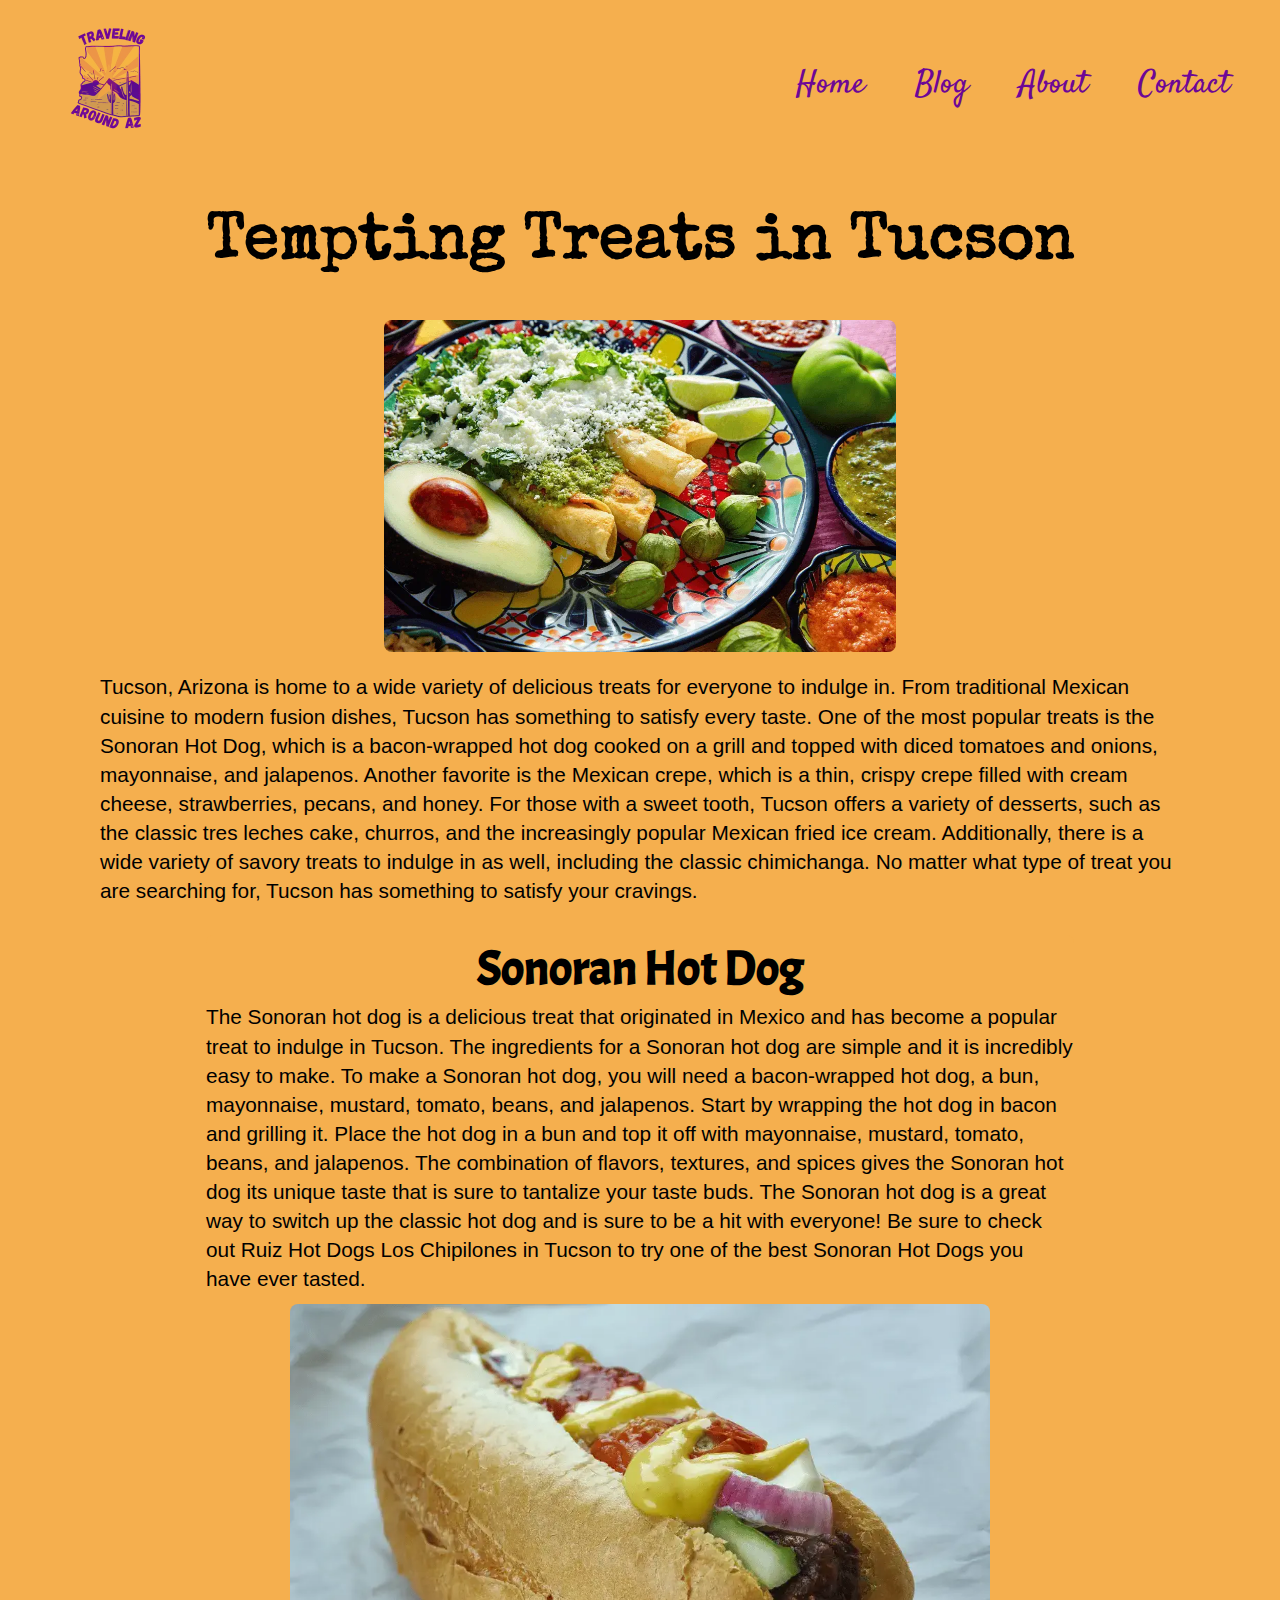
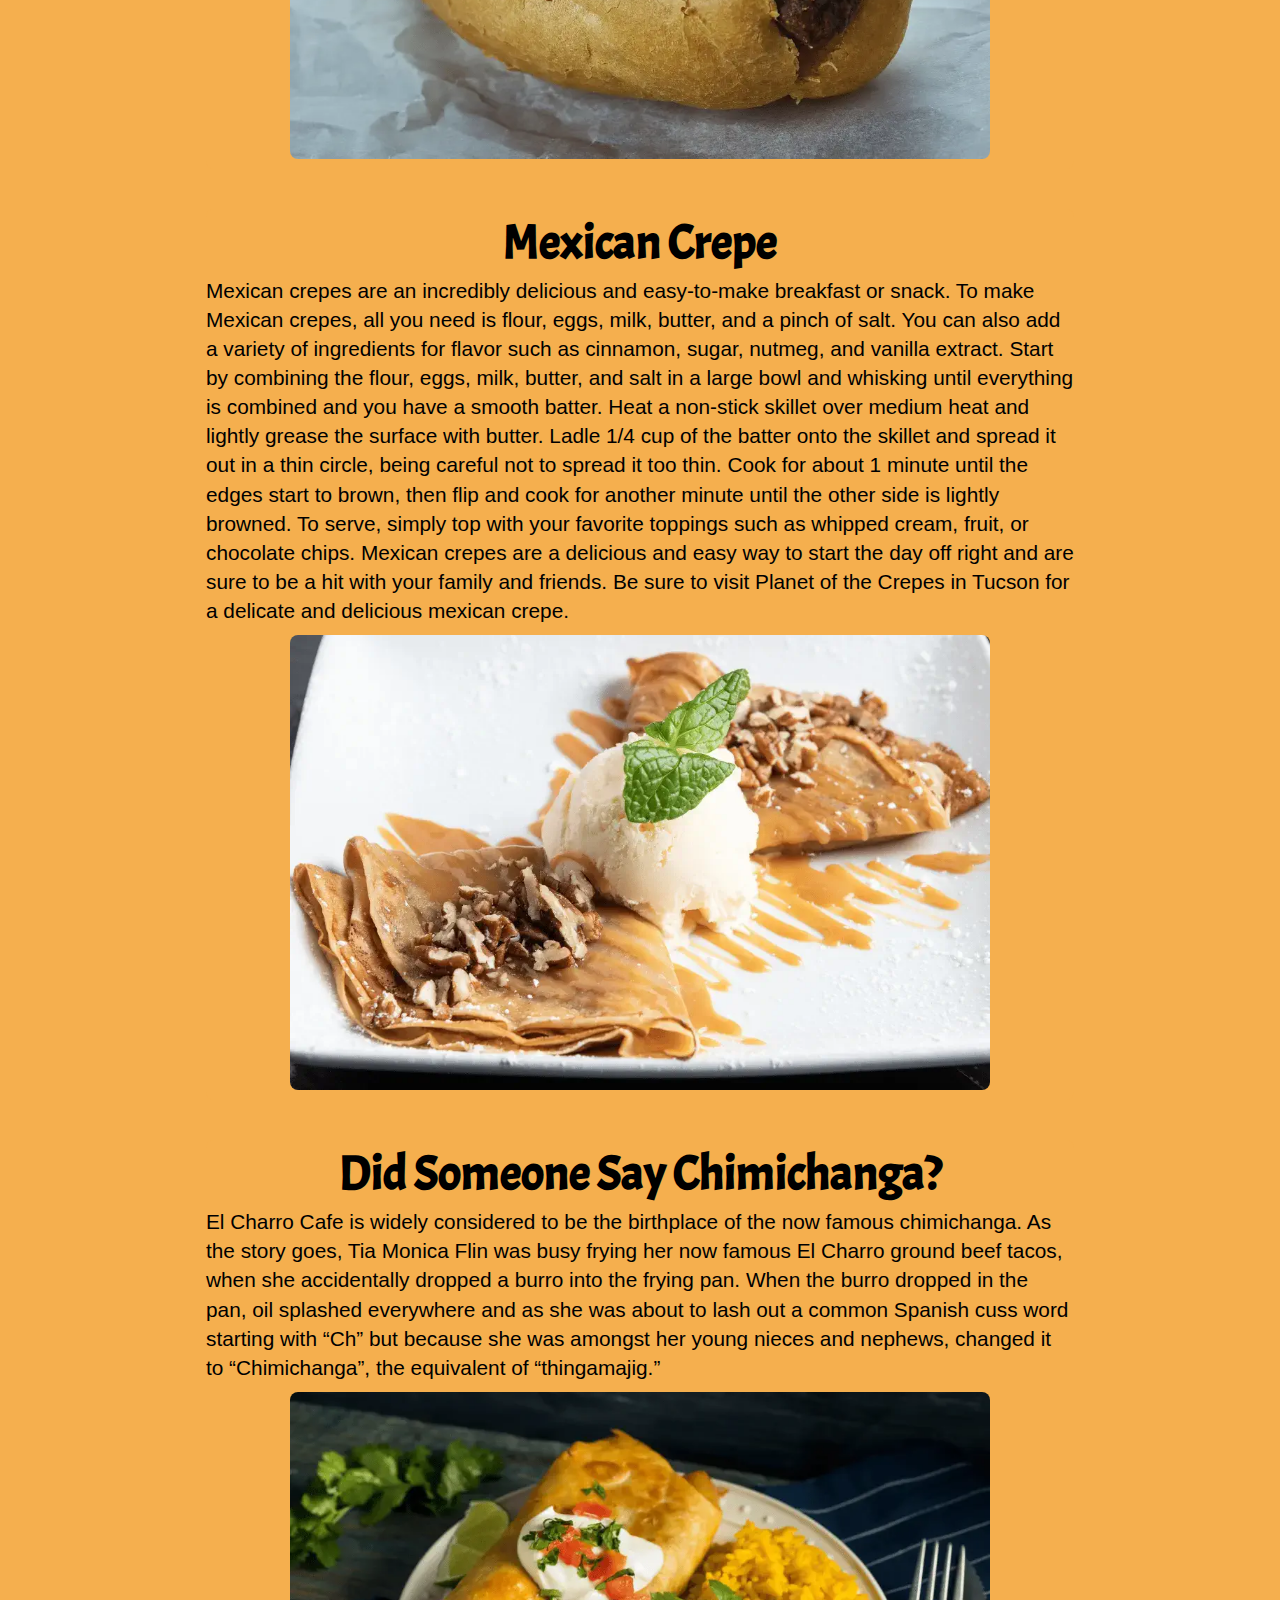
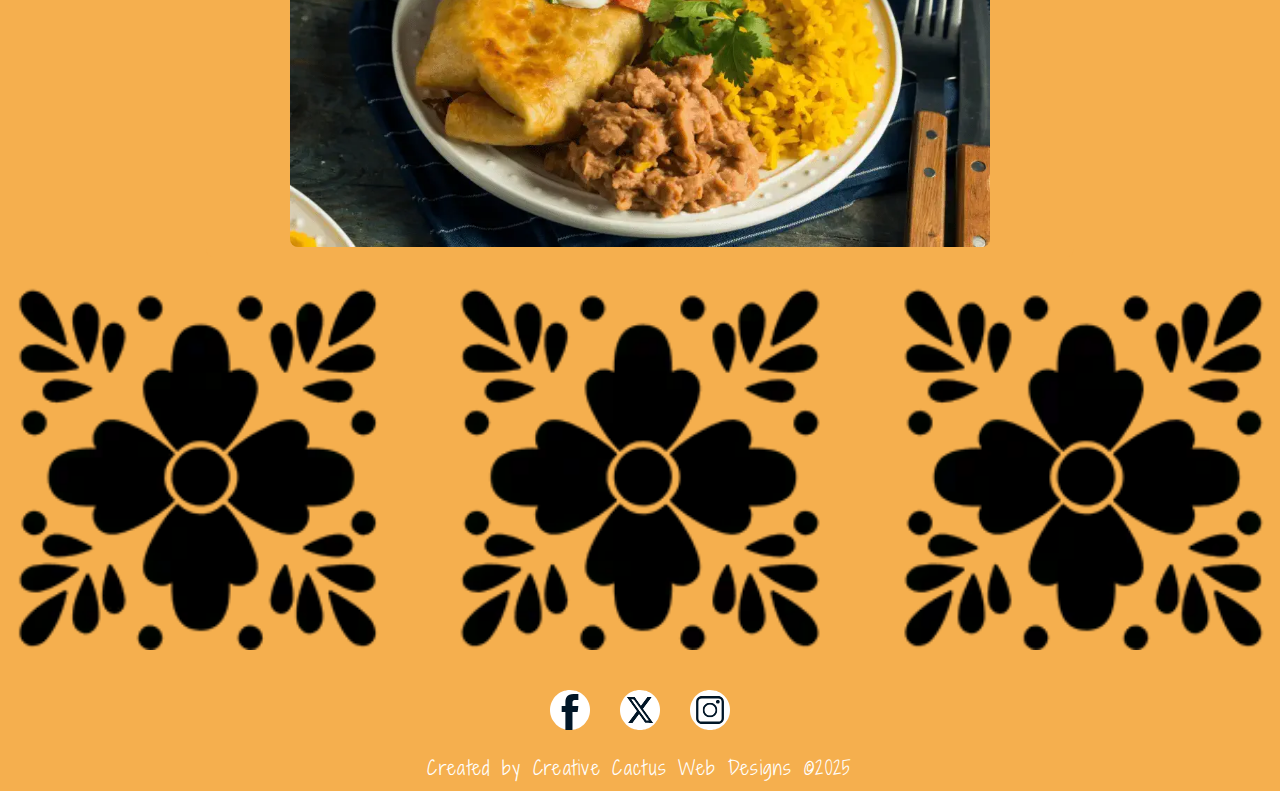
<file: tempting-tucson-treats.html>
<!DOCTYPE html>
<html lang="en">
<head>
  <meta charset="UTF-8">
  <meta name="viewport" content="width=device-width, initial-scale=1.0">
  <meta name="description" content="Discover the best treats in Tucson! From Sonoran hot dogs to gourmet desserts, explore the city’s must-try flavors and hidden culinary gems.">
  <meta name="keywords" content="Tucson food, best restaurants in Tucson, Tucson desserts, Sonoran hot dog, must-try Tucson treats, Tucson foodie guide, Arizona dining, best tacos in Tucson">
  <meta name="author" content="Traveling Around AZ">
  <meta name="robots" content="index, follow">
  <meta property="og:title" content="Tempting Tucson Treats | A Food Lover’s Guide">
  <meta property="og:description" content="Explore Tucson’s best eats—from local favorites to hidden gems. Indulge in Sonoran hot dogs, tamales, and decadent desserts.">
  <meta property="og:type" content="article">
  <meta property="og:url" content="https://www.travelingaroundaz.com/tempting-tucson-treats.html" />
  <meta property="og:image" content="">
  <meta property="og:site_name" content="Traveling Around AZ">
  <title>Tempting Tucson Treats | Best Eats & Hidden Gems in Tucson, Arizona</title>
  <link rel="icon" type="image/svg+xml" href="assets/images/traveling-around-az-favicon.svg">
  <link rel="stylesheet" href="css/global.css">
  <link rel="stylesheet" href="css/tucson-treats.css">
  <link rel="canonical" href="https://www.travelingaroundaz.com/tempting-tucson-treats.html" />

  <!-- Google tag (gtag.js) -->
  <script async src="https://www.googletagmanager.com/gtag/js?id=G-XJP35VPE9Z"></script>
  <script>
    window.dataLayer = window.dataLayer || [];
    function gtag(){dataLayer.push(arguments);}
    gtag('js', new Date());

    gtag('config', 'G-XJP35VPE9Z');
  </script>
</head>

<body>

  <header>
    <nav class="navbar">
      <div class="logo">
        <a href="index.html"><img src="assets/images/Traveling-Around-AZ-Logo.webp" alt="Traveling Around AZ logo"></a>
      </div>
      <ul class="nav-links">
        <li><a href="index.html">Home</a></li>
        <li><a href="blog.html">Blog</a></li>
        <li><a href="about.html">About</a></li>
        <li><a href="contact.html">Contact</a></li>
      </ul>
      <div class="hamburger">
        <span class="bar"></span>
        <span class="bar"></span>
        <span class="bar"></span>
      </div>
    </nav>
  </header>

  <main class="main-tucson-treats-header">
    <h1>Tempting Treats in Tucson</h1>
  </main>

  <section class="tucson-treats-intro">
    <img src="assets/images/tucson-treats/tucson-food.webp" alt="virbant mexican food dish">
    <p>Tucson, Arizona is home to a wide variety of delicious treats for everyone to indulge in. From traditional Mexican cuisine to modern fusion dishes, Tucson has something to satisfy every taste. One of the most popular treats is the Sonoran Hot Dog, which is a bacon-wrapped hot dog cooked on a grill and topped with diced tomatoes and onions, mayonnaise, and jalapenos. Another favorite is the Mexican crepe, which is a thin, crispy crepe filled with cream cheese, strawberries, pecans, and honey. For those with a sweet tooth, Tucson offers a variety of desserts, such as the classic tres leches cake, churros, and the increasingly popular Mexican fried ice cream. Additionally, there is a wide variety of savory treats to indulge in as well, including the classic chimichanga. No matter what type of treat you are searching for, Tucson has something to satisfy your cravings.</p>
  </section>

  <div class="tucson-container">
    <section class="tucson-treats-post">
      <h2>Sonoran Hot Dog</h2>
      <p>The Sonoran hot dog is a delicious treat that originated in Mexico and has become a popular treat to indulge in Tucson. The ingredients for a Sonoran hot dog are simple and it is incredibly easy to make. To make a Sonoran hot dog, you will need a bacon-wrapped hot dog, a bun, mayonnaise, mustard, tomato, beans, and jalapenos. Start by wrapping the hot dog in bacon and grilling it. Place the hot dog in a bun and top it off with mayonnaise, mustard, tomato, beans, and jalapenos. The combination of flavors, textures, and spices gives the Sonoran hot dog its unique taste that is sure to tantalize your taste buds. The Sonoran hot dog is a great way to switch up the classic hot dog and is sure to be a hit with everyone! Be sure to check out Ruiz Hot Dogs Los Chipilones in Tucson to try one of the best Sonoran Hot Dogs you have ever tasted.</p>
      <img src="assets/images/tucson-treats/sonoran-hot-dog.webp" alt="Sonoran Hot Dog">
    </section>
        
    <section class="tucson-treats-post">
      <h2>Mexican Crepe</h2>
      <p>Mexican crepes are an incredibly delicious and easy-to-make breakfast or snack. To make Mexican crepes, all you need is flour, eggs, milk, butter, and a pinch of salt. You can also add a variety of ingredients for flavor such as cinnamon, sugar, nutmeg, and vanilla extract. Start by combining the flour, eggs, milk, butter, and salt in a large bowl and whisking until everything is combined and you have a smooth batter. Heat a non-stick skillet over medium heat and lightly grease the surface with butter. Ladle 1/4 cup of the batter onto the skillet and spread it out in a thin circle, being careful not to spread it too thin. Cook for about 1 minute until the edges start to brown, then flip and cook for another minute until the other side is lightly browned. To serve, simply top with your favorite toppings such as whipped cream, fruit, or chocolate chips. Mexican crepes are a delicious and easy way to start the day off right and are sure to be a hit with your family and friends. Be sure to visit Planet of the Crepes in Tucson for a delicate and delicious mexican crepe.</p>
      <img src="assets/images/tucson-treats/mexican-crepe.webp" alt="Mexican crepe">
    </section>
        
    <section class="tucson-treats-post">
      <h2>Did Someone Say Chimichanga?</h2>
      <p>El Charro Cafe is widely considered to be the birthplace of the now famous chimichanga. As the story goes, Tia Monica Flin was busy frying her now famous El Charro ground beef tacos, when she accidentally dropped a burro into the frying pan. When the burro dropped in the pan, oil splashed everywhere and as she was about to lash out a common Spanish cuss word starting with “Ch” but because she was amongst her young nieces and nephews, changed it to “Chimichanga”, the equivalent of “thingamajig.”</p>
      <img src="assets/images/tucson-treats/chimichanga.webp" alt="Chimichanga dish with rice and beans">
    </section>
  </div>     
    
  <section class="footer-image">
    <img src="assets/images/tucson-treats/tucson-footer-image.webp" alt="floral accent design">
  </section>

  <footer class="footer">
    <div class="social-links">
      <a href="https://www.facebook.com" aria-label="Follow us on Facebook" rel="nofollow noopener noreferrer" target="_blank" class="social-icon facebook-icon"></a>
      <a href="https://www.twitter.com" aria-label="Follow us on Twitter" rel="nofollow noopener noreferrer" target="_blank" class="social-icon twitter-icon"></a>
      <a href="https://www.instagram.com" aria-label="Follow us on Instagram" rel="nofollow noopener noreferrer" target="_blank" class="social-icon instagram-icon"></a>
    </div>
      <p class="created">Created by <a href="https://www.creativecactuswebdesigns.com">Creative Cactus Web Designs</a> &copy2025</p>
  </footer>

  <script src="script.js"></script>  

</body>

</html>
</file>
<file: css/global.css>
* {
  margin: 0;
  padding: 0;
  box-sizing: border-box;
}

/* Root variables */
:root {
  --primary-color: #F5AF4E;
  --primary-color-dark: #C8873A;
  --secondary-color: #6D0796;
  --accent-color-light: #F2E6D4;
  --accent-color-dark: #371E16;
  --font-family: 'Arial', sans-serif;
  --transition-speed: 0.3s;
}

body {
  font-family: var(--font-family);
  background-color: var(--primary-color);
  line-height: 1.4;
}

/* Locally hosted fonts */
@font-face {
  font-family: 'Satisfy';
    src: url('/assets/fonts/Satisfy-Regular.woff2') format('woff2'),
         url('/assets/fonts/Satisfy-Regular.woff') format('woff');
    font-weight: normal;
    font-style: normal;
    font-display: swap;
}

@font-face {
  font-family: 'Shadows Into Light Two';
    src: url('/assets/fonts/ShadowsIntoLightTwo-Regular.woff2') format('woff2'),
         url('/assets/fonts/ShadowsIntoLightTwo-Regular.woff') format('woff');
    font-weight: 300;
    font-style: normal;
    font-display: swap;
}

@font-face {
  font-family: 'Special Elite';
    src: url('/assets/fonts/SpecialElite-Regular.woff2') format('woff2'),
         url('/assets/fonts/SpecialElite-Regular.woff') format('woff');
    font-weight: normal;
    font-style: normal;
    font-display: swap;
}

@font-face {
    font-family: 'Acme';
      src: url('/assets/fonts/Acme-Regular.woff2') format('woff2'),
           url('/assets/fonts/Acme-Regular.woff') format('woff');
      font-weight: normal;
      font-style: normal;
      font-display: swap;
  }

/* Text styling */
h1 {
  font-size: 4rem;
  font-family: 'Special Elite', Times, serif;
}

h2 {
  font-size: 3rem;
  font-family: 'Acme', Times, serif;
}

h3 {
  font-size: 2.5rem;
}

/* Hero section */
.hero {
  background-image: url(/assets/images/main-image.webp);
  background-position: center;
  background-size: cover;
  background-repeat: no-repeat;
  height: 100vh;
  display: flex;
  flex-direction: column;
  justify-content: center;
  align-items: center;
  text-align: center;
  color: #FFFFFF;
  position: relative;
}

/* Navbar */
.navbar {
  position: absolute;
  top: 0;
  width: 100%;
  display: flex;
  justify-content: space-between;
  align-items: center;
  padding: 20px 50px;
  background-color: transparent;
}

/* Logo styling */
.logo img {
  height: 125px;
  width: auto;
}

/* Navigation links */
.nav-links {
  list-style: none;
  display: flex;
  gap: 50px;
}

.nav-links li a {
  text-decoration: none;
  color: var(--secondary-color);
  font-size: 2rem;
  font-family: 'Satisfy', serif;
  transition: var(--transition-speed);
}

.nav-links li a:hover {
  color: var(--primary-color);
}

/* Hamburger menu */
.hamburger {
  display: none;
  flex-direction: column;
  justify-content: center;
  align-items: center;
  gap: 6px;
  cursor: pointer;
  width: 40px;
  height: 40px;
  position: relative;
  top: -40px;
  z-index: 1100;
}

.bar {
  display: block;
  width: 30px;
  height: 4px;
  background-color: var(--secondary-color);
  border-radius: 5px;
  transition: var(--transition-speed) ease-in-out;
}

.hero-content h1 {
  font-size: 4.8rem;
  font-family: 'Special Elite', serif;
  letter-spacing: 4px;
  display: inline-block;
  margin-top: 425px;
}

.hero-content p {
  font-family:Arial, Helvetica, sans-serif;
  font-size: 1.8rem;
}

.hero-content a {
  font-family: 'Shadows Into Light Two';
  font-size: 2rem;
  letter-spacing: 2.5px;
  display: inline-block;
  color: inherit;
  text-decoration: none;
  margin: 20px;
  padding: 10px;
  border: 3px solid #FFFFFF;
  border-radius: 8px;
  background-color: var(--secondary-color);
}

.hero-content a:hover {
  color: #FFFFFF;
  background-color: #000000;
}
  
/* Footer styling */
.footer {
  text-align: center;
  border-radius: 10px 10px 0 0;
  padding: 20px 0 5px 0;
}

.social-links {
  display: flex;
  justify-content: center;
  gap: 30px;
  padding: 20px;
}

.social-icon {
  display: inline-block;
  width: 40px;
  height: 40px;
  background-size: cover;
  transition: background-image 0.3s ease;
  transition: transform 0.3s cubic-bezier(0.4, 0, 0.2, 1);
}

.facebook-icon {
  background-image: url(/assets/images/facebook-logo.svg);
}

.facebook-icon:hover {
    background-image: url(/assets/images/facebook-logo-color.svg);
    transform: scale(1.2);
}

.twitter-icon {
    background-image: url(/assets/images/x-logo.svg);
}
  
.twitter-icon:hover {
  background-image: url(/assets/images/x-logo-color.svg);
  transform: scale(1.2);
}

.instagram-icon {
    background-image: url(/assets/images/instagram-logo.svg);
}
  
.instagram-icon:hover {
  background-image: url(/assets/images/instagram-logo-color.svg);
  transform: scale(1.2);
}
  
.created {
  font-size: 1.2rem;
  color: white;
  font-family: 'Shadows Into Light Two', cursive;
  letter-spacing: 1.3px;
  padding: 5px;
}

.created a {
  color: inherit;
  text-decoration: none;
}

.created a:hover {
  color: var(--secondary-color);
}

@media (max-width: 1024px) {
  .logo img {
    height: 100px;
  }
}

@media (max-width: 768px) {
  .navbar {
    padding: 20px;
  }

  .hamburger {
    display: flex;
  }

  .nav-links {
    display: flex;
    flex-direction: column;
    position: absolute;
    top: 0;
    right: 0;
    background: rgba(0, 0, 0, 0.9);
    width: 100%;
    text-align: center;
    padding: 20px 0;
    opacity: 0;
    visibility: hidden;
    transform: translateY(-20px);
    transition: all 0.4s ease-in-out;
  }

  .nav-links.active {
    opacity: 1;
    visibility: visible;
    transform: translateY(0);
    z-index: 3;
  }

  .nav-links li {
    padding: 10px 0;
    opacity: 0;
    transform: translateY(-10px);
    transition: opacity 0.3s ease-in-out, transform 0.3s ease-in-out;
  }

  /* Animate links one by one */
  .nav-links.active li {
    opacity: 1;
    transform: translateY(0);
  }

  .nav-links.active li:nth-child(1) { transition-delay: 0.1s; }
  .nav-links.active li:nth-child(2) { transition-delay: 0.2s; }
  .nav-links.active li:nth-child(3) { transition-delay: 0.3s; }
  .nav-links.active li:nth-child(4) { transition-delay: 0.4s; }

  /* Hamburger menu animation */
  .hamburger.active .bar:nth-child(1) {
    transform: translateY(10px) rotate(45deg);
    width: 30px;
  }

  .hamburger.active .bar:nth-child(2) {
    opacity: 0;
  }

  .hamburger.active .bar:nth-child(3) {
     transform: translateY(-10px) rotate(-45deg);
     width: 30px;
  }

  .hero-content h1 {
    font-size: 3.5rem;
    letter-spacing: 4px;
    margin-top: 380px;
  }

  .hero-content p {
    font-size: 1.6rem;
  }
}

@media (max-width: 550px) {
  .hero-content h1 {
    font-size: 3rem;
  }

  .hero-content p {
    font-size: 1.4rem;
    padding: 0 20px;
  }
}

@media (max-width: 425px) {
  .created {
    font-size: 1rem;
    padding: 5px 10px;
  }
}
</file>
<file: css/home.css>
.latest-posts {
    position: relative;
    text-align: center;
    padding: 30px 0;
}

.latest-posts::after {
    content: "";
    position: absolute;
    bottom: 0;
    left: 50%;
    width: 20%;
    height: 30px;
    background: url(/assets/images/latest-post-border.svg);
    background-size: contain;
    background-repeat: repeat-x;
    transform: translateX(-50%);
}

.latest-posts-p {
    font-family: Arial, Helvetica, sans-serif;
    font-size: 3rem;
}

/* Blog list section */
.blog-list {
    display: flex;
    flex-wrap: wrap;
    justify-content: center;
    gap: 50px;
    padding: 40px 20px;
}

.blog-post {
    position: relative;
    flex: 1 1 calc(50% - 20px);
    max-width: 500px;
    overflow: hidden;
    background-color: var(--secondary-color);
    border-radius: 8px;
    padding: 10px;
    text-align: center;
    box-shadow: 0px 5px 8px rgba(0, 0, 0, 0.8);
    transition: transform 0.3s ease-in-out;
}

.blog-post:hover {
    transform: translateY(-8px);
}

.blog-link {
    display: block;
    position: relative;
    text-decoration: none;
}

.blog-post img {
    display: block;
    width: 100%;
    height: auto;
    border-radius: 10px;
    box-shadow: 0 0 10px #FFFFFF;
    margin: 0;
}

.blog-post h2 {
    position: absolute;
    bottom: 20px;
    left: 50%;
    transform: translateX(-50%);
    background: rgba(0, 0, 0, 0.5);
    color: white;
    padding: 10px 15px;
    border-radius: 8px;
    text-align: center;
    font-size: 1.8rem;
    transition: background 0.3s ease;
    width: 80%;
}

.blog-post h2:hover {
    background: rgba(0, 0, 0, 0.8);
}

.blog-post a {
    color: var(--primary-color);
}

.all-posts-button {
    text-align: center;
}

.all-posts-button a {
    font-family: 'Shadows Into Light Two';
    font-size: 2rem;
    letter-spacing: 2.5px;
    display: inline-block;
    color: #FFFFFF;
    text-decoration: none;
    margin: 20px;
    padding: 10px;
    border: 3px solid #FFFFFF;
    border-radius: 8px;
    background-color: var(--secondary-color);
}

.all-posts-button a:hover {
    color: #FFFFFF;
    background-color: #000000;
    cursor: pointer;
  }

.about-section {
    background-color: var(--secondary-color);
    display: flex;
    align-items: center;
    justify-content: space-between;
    flex-wrap: wrap;
    gap: 20px;
    padding: 40px 20px;
    margin: 0 auto;
}

.about-container {
    flex: 3;
    text-align: left;
    max-width: 800px;
    margin-left: 100px;
}

.about-container h2 a {
    color: var(--primary-color);
    text-decoration: none;
    font-size: 2.2rem;
    transition: color 0.3s ease;
}

.about-container h2 a:hover {
    color: #FFFFFF;
}

.about-container p {
    color: #FFFFFF;
    font-size: 1.3rem;
    line-height: 1.6;
}

.az-flag {
    flex: 1;
    display: flex;
    justify-content: center;
    align-items: center;
}

.az-flag img {
    max-width: 250px;
    height: auto;
    border-radius: 50%;
    box-shadow: 0 0 20px rgba(0, 0, 0, 0.5);
}

/* Responsive layouts */
@media (max-width: 1024px) {
    .hero-content h1 {
        font-size: 3.8rem;
        font-family: 'Special Elite', serif;
        letter-spacing: 4px;
        display: inline-block;
        margin-top: 375px;
    }

    .hero-content a {
        font-size: 1.5rem;
    }

    .latest-posts-p {
        font-size: 2.8rem;
    }

    .latest-posts::after {
        width: 25%;
    }

    .all-posts-button a {
        font-size: 1.5rem;
    }

    .about-container {
        margin-left: 20px;
    }
}

@media (max-width: 768px) {
    .hero-content h1 {
        font-size: 3.3rem;
        margin-top: 350px;
    }

    .hero-content a {
        font-size: 1.3rem;
    }

    .latest-posts-p {
        font-size: 2.5rem;
    }

    .latest-posts::after {
        width: 30%;
    }

    .blog-post {
        flex: 1 1 100%;
    }

    .all-posts-button a {
        font-size: 1.3rem;
    }

    .about-container {
        flex: auto;
        flex-direction: column;
        margin: 0 20px;
    }

    .about-container h2 {
        text-align: center;
    }

    .about-container p {
        font-size: 1.1rem;
        line-height: 1.5;
    }

    .az-flag img {
        max-width: 200px;
    }
}

@media (max-width: 425px) {
    .hero-content h1 {
        font-size: 2.8rem;
        letter-spacing: 4px;
        margin-top: 325px;
    }

    .latest-posts-p {
        font-size: 2rem;
    }

    .latest-posts::after {
        width: 35%;
    }
}
</file>
<file: css/about.css>
.nav-links li a:hover {
    color: #FFFFFF;
}

.mainAbout {
    margin-top: 200px;
}

.mainAbout h1 {
    text-align: center;
    font-size: 4rem;
    padding-bottom: 20px;
}

.about-us {
    display: flex;
    flex-wrap: wrap;
    align-items: center;
    justify-content: center;
    gap: 20px;
    padding: 20px;
    position: relative;
}

.aboutImg {
    max-width: 40%;
    height: auto;
    border: 4px solid #6d0796;
    border-radius: 2em 1em 5em / 1em 4em;
}

.about-us p {
    position: relative;
    font-size: 1.5rem;
    text-align: left;
    line-height: 1.6;
    padding: 20px;
    background: rgba(255, 255, 255, 1);
    border-radius: 8px;
    box-shadow: 0px 0px 20px rgba(0, 0, 0, 1);
    max-width: 50%;
}

@media (max-width: 768px) {
    .mainAbout {
        margin-top: 150px;
    }

    .mainAbout h1 {
        font-size: 3.5rem;
    }

    .about-us {
        flex-direction: column;
        text-align: center;
    }

    .about-us p {
        font-size: 1.3rem;
        text-align: center;
        max-width: 80%;
        text-align: left;
    }
  
    .aboutImg {
        max-width: 80%;
    }
}

@media (max-width: 425px) {
    .mainAbout h1 {
        font-size: 3rem;
    }

    .about-us p {
        font-size: 1rem;
    }
}
</file>
<file: css/blissful-bisbee.css>
.nav-links li a:hover {
    color: #FFFFFF;
}

.main-blissful-bisbee-header {
    margin-top: 200px;
    text-align: center;
    padding-bottom: 10px;
}

.blissful-bisbee-intro img {
    display: block;
    margin: 20px auto;
    width: 40%;
    border-radius: 8px;
}

.blissful-bisbee-intro p {
    font-size: 1.3rem;
    margin: 0 100px;
}

.bisbee-container {
    display: flex;
    flex-wrap: wrap;
    justify-content: space-between;
    gap: 20px;
    padding: 20px;
}

.blissful-bisbee-post {
    width: 70%;
    background: var(--primary-color);
    border-radius: 8px;
    margin: 10px auto;
}

.blissful-bisbee-post h2 {
    text-align: center;
}

.blissful-bisbee-post p {
    font-size: 1.3rem;
}

.blissful-bisbee-post img {
    width: 100%;
    max-width: 700px;
    height: auto;
    display: block;
    margin: 10px auto;
    border-radius: 8px;
}

.footer-image {
    width: 100vw;
    max-width: 100%;
    overflow: hidden;
}

.footer-image img {
    width: 100%;
    height: auto;
    display: block;
}

@media (max-width: 768px) {
    .main-blissful-bisbee-header {
        margin-top: 150px;
    }

    .main-blissful-bisbee-header h1 {
        font-size: 3rem;
    }

    .blissful-bisbee-intro img {
        display: block;
        margin: 20px auto;
        width: 70%;
    }

    .blissful-bisbee-intro p {
        font-size: 1rem;
        margin: 0 20px;
    }

    .blissful-bisbee-post {
      flex: 1 1 100%; /* Stacks posts in one column */
    }

    .blissful-bisbee-post h2 {
        font-size: 2.5rem;
    }

    .blissful-bisbee-post p {
        font-size: 1rem;
    }
}
</file>
<file: css/blog.css>
.nav-links li a:hover {
    color: #FFFFFF;
}

.main-blog-header {
    margin-top: 200px;
    text-align: center;
    padding-bottom: 50px;
}

.card-container {
    display: flex;
    flex-wrap: wrap;
    justify-content: center;
    gap: 50px;
}

.card {
    width: 425px;
    background-color: var(--secondary-color);
    border-radius: 8px;
    box-shadow: 0 5px 8px rgba(0, 0, 0, 0.5);
    overflow: hidden;
    text-align: center;
    text-decoration: none;
    color: inherit;
    transition: transform 0.3s ease-in-out;
}

.card:hover {
    transform: scale(1.04);
}

.card img {
    width: 100%;
    height: 300px;
}

.card-content {
    padding: 20px;
}

.card h2 {
    color: #FFFFFF;
    margin-bottom: 10px;
    font-size: 2rem;
    text-decoration: underline;
}

.card p {
    font-size: 1.2rem;
    text-align: left;
    color: #FFFFFF;
    margin-bottom: 20px;
}

.card .date {
    font-size: 0.8rem;
    text-align: left;
    color: var(--primary-color);
    margin-bottom: 10px;
}

/* Responsive layouts */
@media (max-width: 768px) {
    .main-blog-header h1 {
        font-size: 3rem;
    }
}

@media (max-width: 425px) {
    .card {
        width: 325px;
    }

    .card img {
        height: 225px;
    }

    .card p {
        font-size: 1rem;
    }
}
</file>
<file: css/contact.css>
.nav-links li a:hover {
    color: #FFFFFF;
}

.main-contact-header {
    margin-top: 200px;
    text-align: center;
    padding-bottom: 50px;
}
  
form {
    background: #6d0796;
    display: flex;
    flex-direction: column;
    padding: 3vw 4vw;
    margin-left: auto;
    margin-right: auto;
    margin-bottom: 80px;
    width: 90%;
    max-width: 600px;
    border-radius: 30px;
}
  
form input, form textarea {
    border: 0;
    margin: 10px 0;
    padding: 20px;
    outline: none;
    background: #ffffff;
    font-family: 'Sriracha', cursive;
    font-size: 16px;
    border-radius: 10px;
}
  
.button {
    background: white;
    color: black;
    font-size: 16px;
    border: none;
    padding: 15px;
    width: 200px;
    text-align: center;
    margin: 20px auto 10px;
    border-radius: 20px;
    transition-duration: 0.4s;
    cursor: pointer;
}
  
.button:hover {
    background-color: #f5af4e;
    color: white;
}
</file>
<file: css/hidden-hiking-trails.css>
.nav-links li a:hover {
    color: #FFFFFF;
}

.main-hidden-hiking-trails-header {
    margin-top: 200px;
    text-align: center;
    padding-bottom: 10px;
}

.hidden-hiking-intro img {
    display: block;
    margin: 20px auto;
    width: 40%;
}

.hidden-hiking-intro p {
    font-size: 1.3rem;
    margin: 0 100px;
}

.hidden-hiking-intro img {
    border-radius: 8px;
}

.hiking-container {
    display: flex;
    flex-wrap: wrap;
    justify-content: space-between;
    gap: 20px;
    padding: 20px;
}  

.hidden-hiking-post {
    width: 70%;
    background: var(--primary-color);
    border-radius: 8px;
    margin: 10px auto;
}

.hidden-hiking-post h2 {
    text-align: center;
}

.hidden-hiking-post p {
    font-size: 1.3rem;
}

.hidden-hiking-post img {
    width: 100%;
    max-width: 700px;
    height: auto;
    display: block;
    margin: 10px auto;
    border-radius: 8px;
}

.footer-image {
    width: 100vw;
    max-width: 100%;
    overflow: hidden;
}

.footer-image img {
    width: 100%;
    height: auto;
    display: block;
}

@media (max-width: 768px) {
    .hidden-hiking-post {
      flex: 1 1 100%; /* Stacks posts in one column */
    }
}
</file>
<file: css/long-way-around.css>
.nav-links li a:hover {
    color: #FFFFFF;
}

.main-long-way-around-header {
    margin-top: 200px;
    text-align: center;
    padding-bottom: 10px;
}

.long-way-around-intro img {
    display: block;
    margin: 20px auto;
    width: 40%;
    border-radius: 8px;
}

.long-way-around-intro p {
    font-size: 1.3rem;
    margin: 0 100px;
}

.long-way-around-container {
    display: flex;
    flex-wrap: wrap;
    justify-content: space-between;
    gap: 20px;
    padding: 20px;
}

.long-way-around-post {
    width: 70%;
    background: var(--primary-color);
    border-radius: 8px;
    margin: 10px auto;
}

.long-way-around-post h2 {
    text-align: center;
}

.long-way-around-post p {
    font-size: 1.3rem;
}

.long-way-around-post img {
    width: 100%;
    max-width: 700px;
    height: auto;
    display: block;
    margin: 10px auto;
    border-radius: 8px;
}

.footer-image {
    width: 100vw;
    max-width: 100%;
    overflow: hidden;
}

.footer-image img {
    width: 100%;
    height: auto;
    display: block;
}

@media (max-width: 768px) {
    .main-long-way-around-header {
        margin-top: 150px;
    }

    .main-long-way-around-header h1 {
        font-size: 3rem;
    }

    .long-way-around-intro img {
        display: block;
        margin: 20px auto;
        width: 70%;
    }

    .long-way-around-intro p {
        font-size: 1rem;
        margin: 0 20px;
    }

    .long-way-around-post {
      flex: 1 1 100%; /* Stacks posts in one column */
    }

    .long-way-around-post h2 {
        font-size: 2.5rem;
    }

    .long-way-around-post p {
        font-size: 1rem;
    }
}
</file>
<file: css/tucson-treats.css>
.nav-links li a:hover {
    color: #FFFFFF;
}

.main-tucson-treats-header {
    margin-top: 200px;
    text-align: center;
    padding-bottom: 10px;
}

.tucson-treats-intro img {
    display: block;
    margin: 20px auto;
    width: 40%;
    border-radius: 8px;
}

.tucson-treats-intro p {
    font-size: 1.3rem;
    margin: 0 100px;
}

.tucson-container {
    display: flex;
    flex-wrap: wrap;
    justify-content: space-between;
    gap: 20px;
    padding: 20px;
}

.tucson-treats-post {
    width: 70%;
    background: var(--primary-color);
    border-radius: 8px;
    margin: 10px auto;
}

.tucson-treats-post h2 {
    text-align: center;
}

.tucson-treats-post p {
    font-size: 1.3rem;
}

.tucson-treats-post img {
    width: 100%;
    max-width: 700px;
    height: auto;
    display: block;
    margin: 10px auto;
    border-radius: 8px;
}

.footer-image {
    width: 100vw;
    max-width: 100%;
    overflow: hidden;
}

.footer-image img {
    width: 100%;
    height: auto;
    display: block;
}

@media (max-width: 768px) {
    .main-tucson-treats-header {
        margin-top: 150px;
    }

    .main-tucson-treats-header h1 {
        font-size: 3rem;
    }

    .tucson-treats-intro img {
        display: block;
        margin: 20px auto;
        width: 70%;
    }

    .tucson-treats-intro p {
        font-size: 1rem;
        margin: 0 20px;
    }

    .tucson-treats-post {
      flex: 1 1 100%; /* Stacks posts in one column */
    }

    .tucson-treats-post h2 {
        font-size: 2.5rem;
    }

    .tucson-treats-post p {
        font-size: 1rem;
    }
}
</file>
